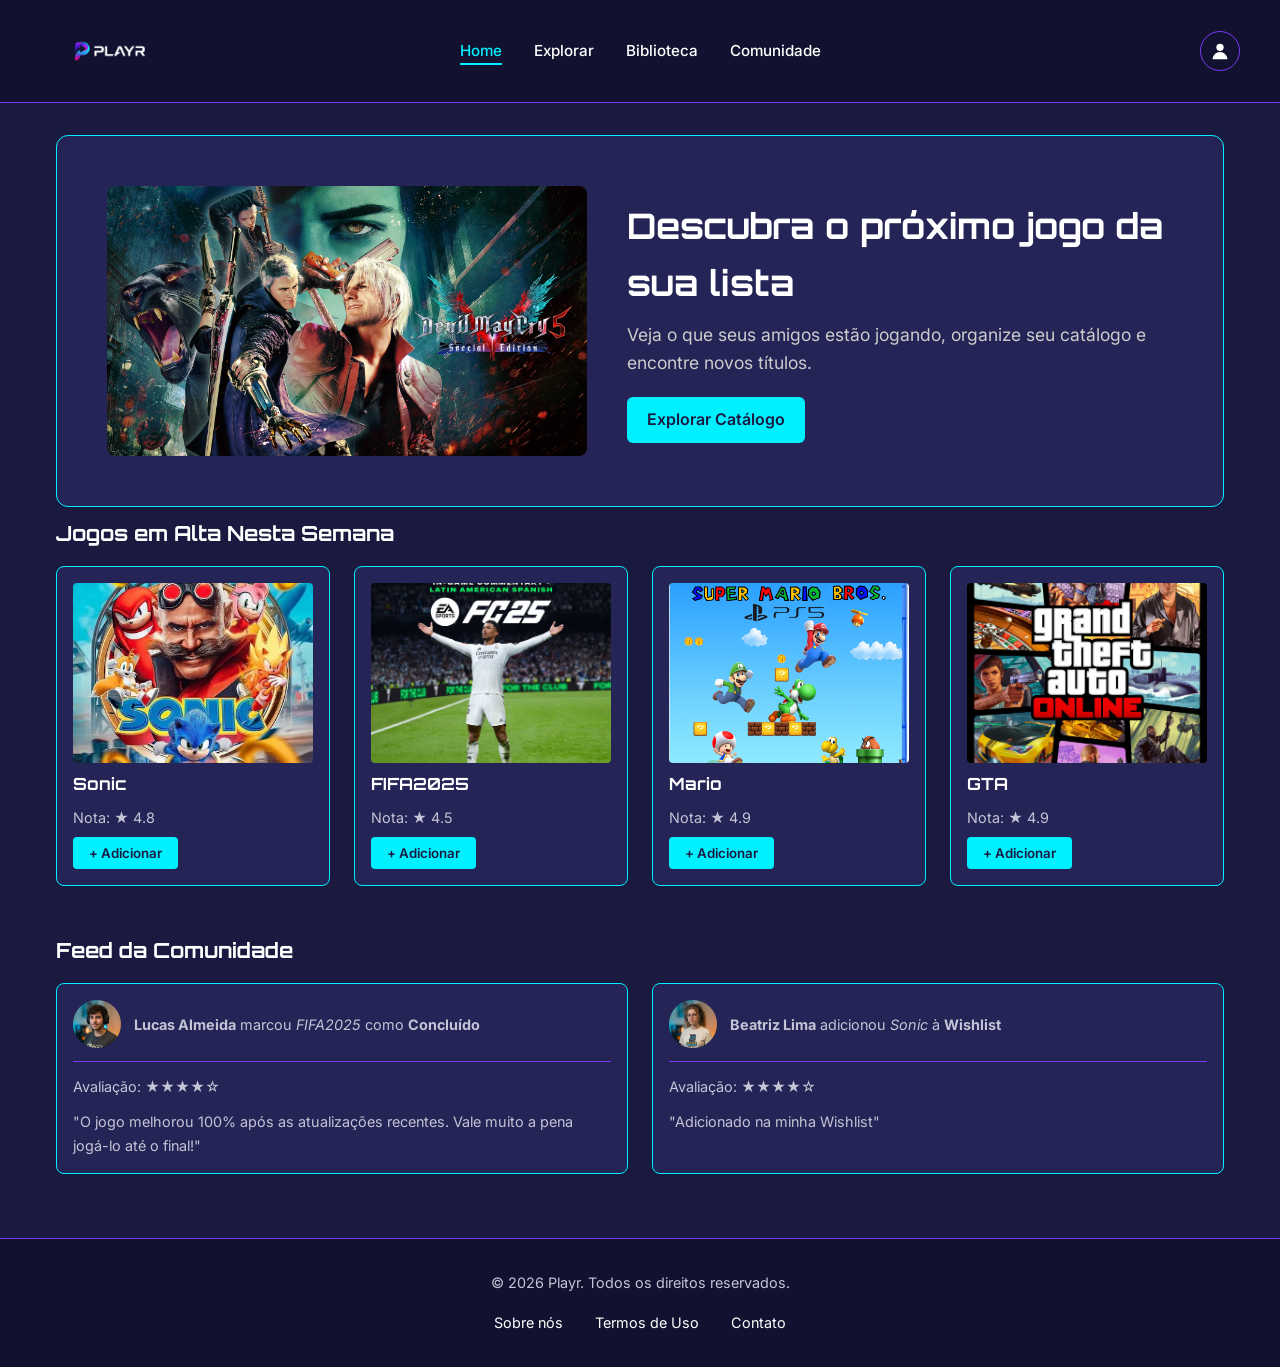
<file: index.html>
<!DOCTYPE html>
<html lang="pt-BR">
<head>
    <meta charset="UTF-8">
    <meta name="viewport" content="width=device-width, initial-scale=1.0">
    <title>Playr - catalogo de jogos</title>
    <link rel="stylesheet" href="css/base.css">
    <link rel="stylesheet" href="css/style.css">
</head>
<body>

    <!-- CABEÇALHO DA PAGINA -->
    <header>
        <nav>
            <a href="index.html">
                <img src="img/logo.png" alt="Playr" class="logo-img">
            </a>

            <ul class="menu">
                <li><a href="index.html" class="ativo">Home</a></li>
                <li><a href="explorar.html">Explorar</a></li>
                <li><a href="biblioteca.html">Biblioteca</a></li>
                <li><a href="comunidade.html">Comunidade</a></li>
            </ul>

            <a href="perfil.html" class="perfil" title="Perfil">
                <svg viewBox="0 0 24 24" fill="currentColor" aria-hidden="true">
                    <circle cx="12" cy="8" r="4"></circle>
                    <path d="M4 21c0-4.4 3.6-8 8-8s8 3.6 8 8z"></path>
                </svg>
            </a>
        </nav>
    </header>
    <!-- CONTEÚDO PRINCIPAL -->
    <main>
        <!-- BANNER DE DESTAQUE (HERO) -->
       <section class="hero-banner">
            <div class="hero-image">
                <img src="img/banner.webp" alt="Ilustração do Banner">
            </div>
            <div class="hero-content">
                <h2>Descubra o próximo jogo da sua lista</h2>
                <p>Veja o que seus amigos estão jogando, organize seu catálogo e encontre novos títulos.</p>
                <a href="explorar.html" class="btn-explorar">Explorar Catálogo</a>
            </div>
        </section>

        <!-- SEÇÃO: JOGOS EM ALTA -->
        <section>
            <h2>Jogos em Alta Nesta Semana</h2>
            <div class="grade-jogos">
                <article>
                    <img src="img/capasonic.jpg" alt="Capa do Jogo Sonic">
                    <h3>Sonic</h3>
                    <p>Nota: ★ 4.8</p>
                    <button type="button">+ Adicionar</button>
                </article>

                <article>
                    <img src="img/FIFA2025.avif" alt="Capa do Jogo Fifa 2025">
                    <h3>FIFA2025</h3>
                    <p>Nota: ★ 4.5</p>
                    <button type="button">+ Adicionar</button>
                </article>

                <article>
                    <img src="img/mario.png" alt="Capa do Jogo mario">
                    <h3>Mario</h3>
                    <p>Nota: ★ 4.9</p>
                    <button type="button">+ Adicionar</button>
                </article>

                <article>
                    <img src="img/gta.webp" alt="Capa do Jogo GTA">
                    <h3>GTA</h3>
                    <p>Nota: ★ 4.9</p>
                    <button type="button">+ Adicionar</button>
                </article>
            </div>
        </section>
        <!-- SEÇÃO: FEED DA COMUNIDADE -->
        <section class="feed-comunidade">
            <h2>Feed da Comunidade</h2>
            <div class="grade-feed">
                <article class="feed-card">
                    <header class="feed-header">
                        <img src="img/menino.jpg" alt="Foto de perfil de Lucas Almeida" class="user-avatar">
                        <p><strong>Lucas Almeida</strong> marcou <em>FIFA2025</em> como <strong>Concluído</strong></p>
                    </header>
                    <p>Avaliação: ★★★★☆</p>
                    <p>"O jogo melhorou 100% após as atualizações recentes. Vale muito a pena jogá-lo até o final!"</p>
                </article>

                <article class="feed-card">
                    <header class="feed-header">
                        <img src="img/menina.jpg" alt="Foto de perfil de Beatriz Lima" class="user-avatar">
                        <p><strong>Beatriz Lima</strong> adicionou <em>Sonic</em> à <strong>Wishlist</strong></p>
                    </header>
                    <p>Avaliação: ★★★★☆</p>
                    <p>"Adicionado na minha Wishlist"</p>
                </article>
            </div>
        </section>
    </main>

    <!-- RODAPÉ DA PAGINA -->
    <footer>
        <p>&copy; 2026 Playr. Todos os direitos reservados.</p>
        <ul>
            <li><a href="sobre.html">Sobre nós</a></li>
            <li><a href="termos.html">Termos de Uso</a></li>
            <li><a href="contato.html">Contato</a></li>
        </ul>
    </footer>
    <script type="module" src="js/home.js"></script>
</body>
</html>
</file>
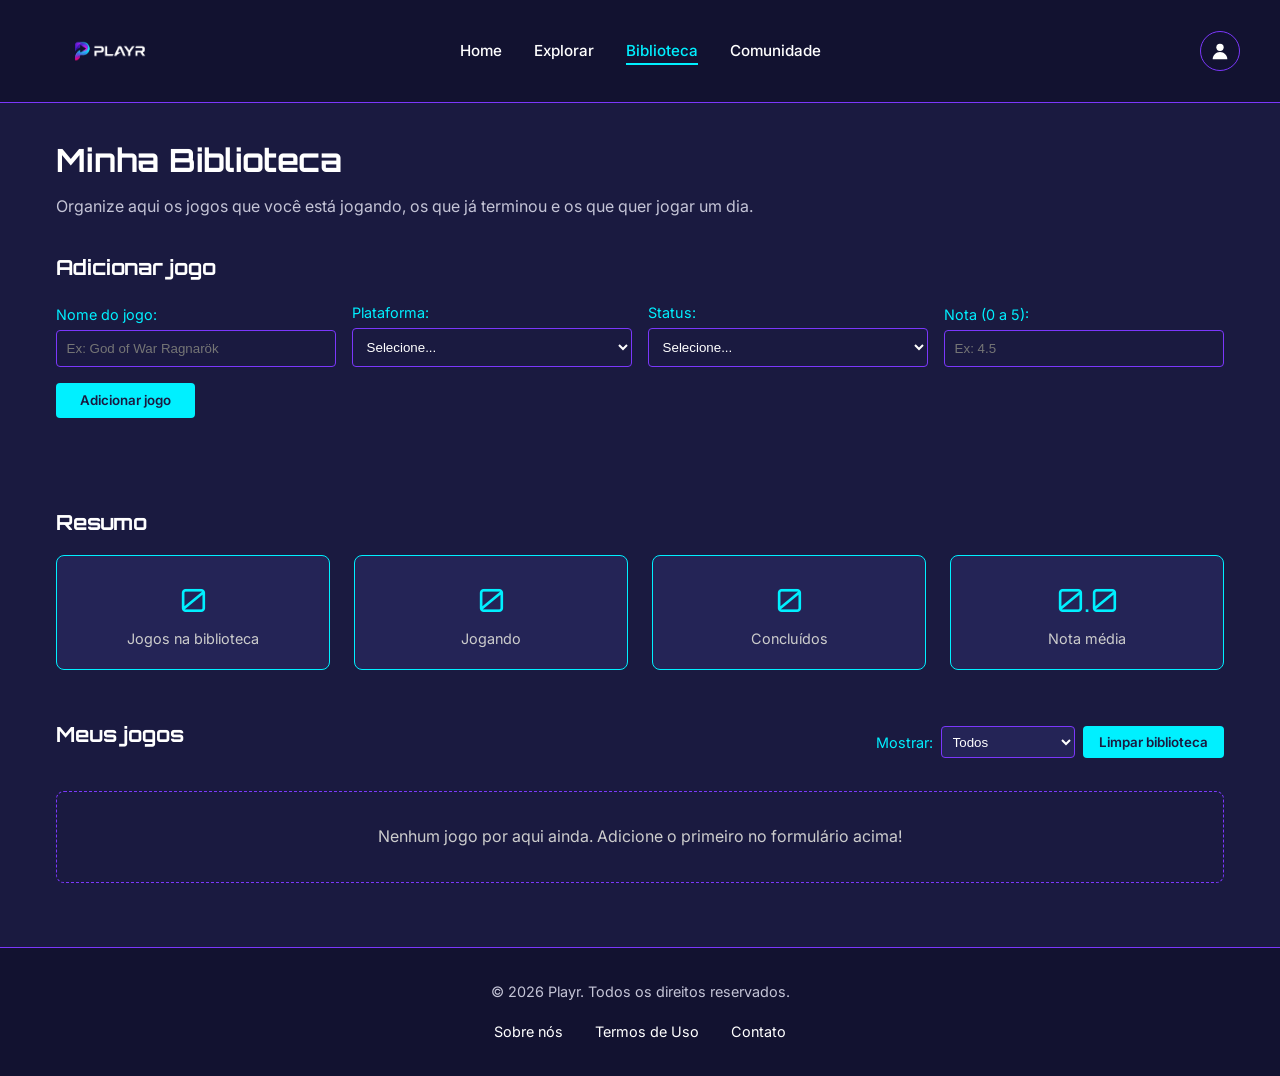
<file: biblioteca.html>
<!DOCTYPE html>
<html lang="pt-BR">
<head>
    <meta charset="UTF-8">
    <meta name="viewport" content="width=device-width, initial-scale=1.0">
    <title>Playr - Minha Biblioteca</title>
    <link rel="stylesheet" href="css/base.css">
    <link rel="stylesheet" href="css/biblioteca.css">
</head>
<body>
    <!-- CABEÇALHO DA PAGINA -->
    <header>
        <nav>
            <a href="index.html">
                <img src="img/logo.png" alt="Playr" class="logo-img">
            </a>

            <ul class="menu">
                <li><a href="index.html">Home</a></li>
                <li><a href="explorar.html">Explorar</a></li>
                <li><a href="biblioteca.html" class="ativo">Biblioteca</a></li>
                <li><a href="comunidade.html">Comunidade</a></li>
            </ul>

            <a href="perfil.html" class="perfil" title="Perfil">
                <svg viewBox="0 0 24 24" fill="currentColor" aria-hidden="true">
                    <circle cx="12" cy="8" r="4"></circle>
                    <path d="M4 21c0-4.4 3.6-8 8-8s8 3.6 8 8z"></path>
                </svg>
            </a>
        </nav>
    </header>

    <!-- CONTEÚDO PRINCIPAL -->
    <main>
        <h1>Minha Biblioteca</h1>
        <p class="texto-explicativo">
            Organize aqui os jogos que você está jogando, os que já terminou e os que quer jogar um dia.
        </p>

        <!-- SEÇÃO 1: FORMULARIO PARA ADICIONAR UM JOGO -->
        <section class="secao-formulário">
            <h2>Adicionar jogo</h2>

            <form id="form-jogo">
                <div class="campo">
                    <label for="nome">Nome do jogo:</label>
                    <input type="text" id="nome" placeholder="Ex: God of War Ragnarök">
                </div>

                <div class="campo">
                    <label for="plataforma">Plataforma:</label>
                    <select id="plataforma">
                        <option value="">Selecione...</option>
                        <option value="PC">PC</option>
                        <option value="PlayStation">PlayStation</option>
                        <option value="Xbox">Xbox</option>
                        <option value="Nintendo">Nintendo</option>
                    </select>
                </div>

                <div class="campo">
                    <label for="status">Status:</label>
                    <select id="status">
                        <option value="">Selecione...</option>
                        <option value="Jogando">Jogando</option>
                        <option value="Concluído">Concluído</option>
                        <option value="Lista de Desejos">Lista de Desejos</option>
                    </select>
                </div>

                <div class="campo">
                    <label for="nota">Nota (0 a 5):</label>
                    <input type="number" id="nota" step="0.1" placeholder="Ex: 4.5">
                </div>

                <button type="submit">Adicionar jogo</button>
            </form>

            <!-- ÁREA DE MENSAGENS DE ERRO E DE SUCESSO -->
            <p id="mensagem"></p>
        </section>

        <!-- SEÇÃO 2: RESUMO DA BIBLIOTECA -->
        <section class="secao-resumo">
            <h2>Resumo</h2>
            <div class="cards-resumo">
                <div class="card-resumo">
                    <span id="total-jogos">0</span>
                    <p>Jogos na biblioteca</p>
                </div>
                <div class="card-resumo">
                    <span id="total-jogando">0</span>
                    <p>Jogando</p>
                </div>
                <div class="card-resumo">
                    <span id="total-concluidos">0</span>
                    <p>Concluídos</p>
                </div>
                <div class="card-resumo">
                    <span id="media-notas">0.0</span>
                    <p>Nota média</p>
                </div>
            </div>
        </section>

        <!-- SEÇÃO 3: LISTA DOS JOGOS -->
        <section class="secao-lista">
            <div class="barra-lista">
                <h2>Meus jogos</h2>

                <div class="acoes-lista">
                    <label for="filtro">Mostrar:</label>
                    <select id="filtro">
                        <option value="Todos">Todos</option>
                        <option value="Jogando">Jogando</option>
                        <option value="Concluído">Concluído</option>
                        <option value="Lista de Desejos">Lista de Desejos</option>
                    </select>

                    <button type="button" id="btn-limpar">Limpar biblioteca</button>
                </div>
            </div>

            <!-- Os cards dos jogos são criados pelo JavaScript aqui dentro -->
            <div id="lista-jogos" class="lista-jogos"></div>
        </section>
    </main>

    <!-- RODAPÉ DA PAGINA -->
    <footer>
        <p>&copy; 2026 Playr. Todos os direitos reservados.</p>
        <ul>
            <li><a href="sobre.html">Sobre nós</a></li>
            <li><a href="termos.html">Termos de Uso</a></li>
            <li><a href="contato.html">Contato</a></li>
        </ul>
    </footer>

    <script type="module" src="js/biblioteca.js"></script>
</body>
</html>
</file>
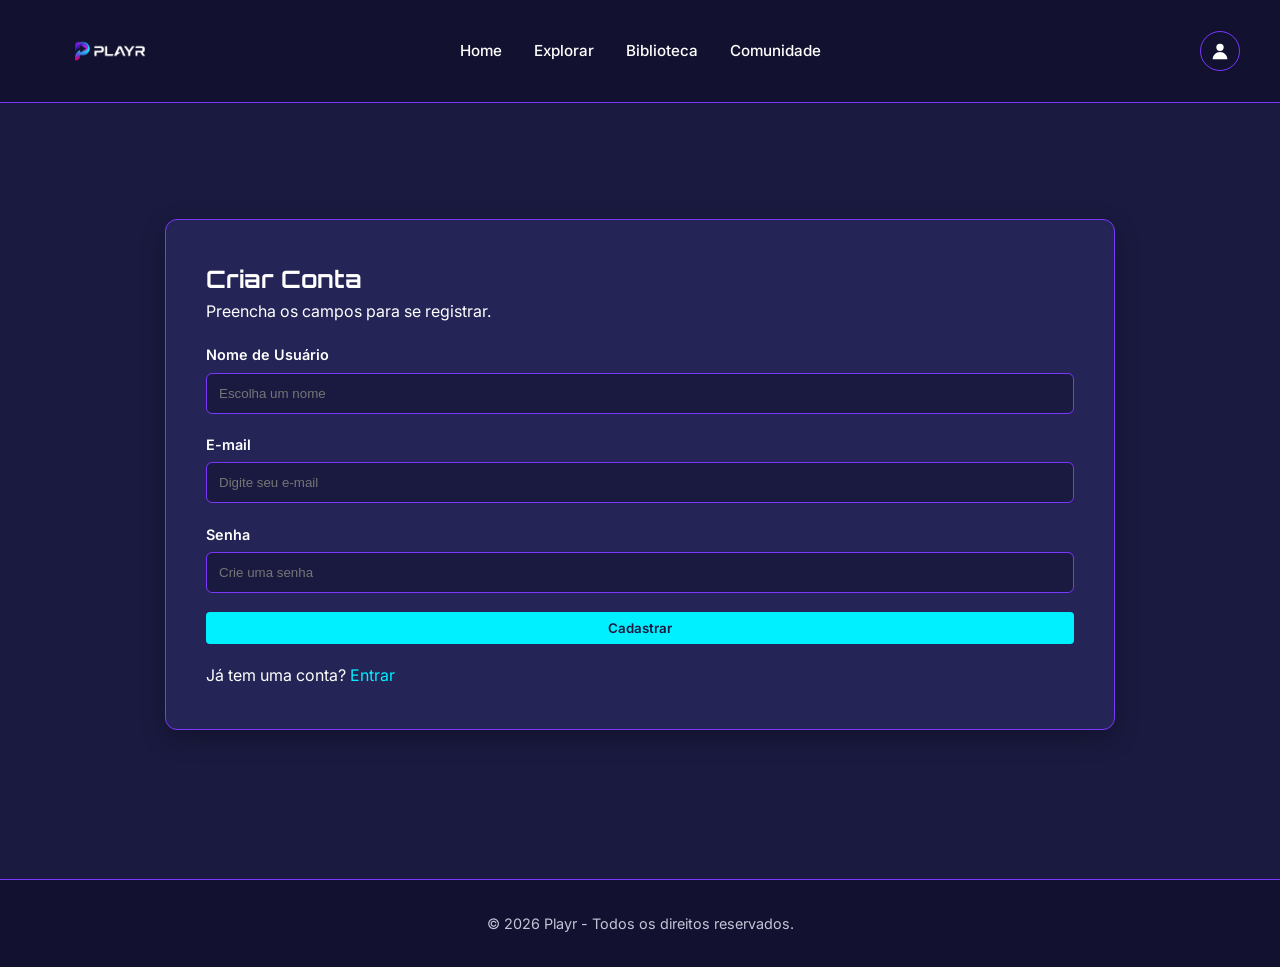
<file: cadastro.html>
<!DOCTYPE html>
<html lang="pt-BR">
<head>
    <meta charset="UTF-8">
    <meta name="viewport" content="width=device-width, initial-scale=1.0">
    <title>cadastro</title>
    <link rel="stylesheet" href="css/base.css">
    <link rel="stylesheet" href="css/cadastro.css">
</head>
<body>
    <header>
        <nav>
            <a href="index.html">
                <img src="img/logo.png" alt="Playr" class="logo-img">
            </a>

            <ul class="menu">
                <li><a href="index.html">Home</a></li>
                <li><a href="explorar.html">Explorar</a></li>
                <li><a href="biblioteca.html">Biblioteca</a></li>
                <li><a href="comunidade.html">Comunidade</a></li>
            </ul>

            <a href="perfil.html" class="perfil" title="Perfil">
                <svg viewBox="0 0 24 24" fill="currentColor" aria-hidden="true">
                    <circle cx="12" cy="8" r="4"></circle>
                    <path d="M4 21c0-4.4 3.6-8 8-8s8 3.6 8 8z"></path>
                </svg>
            </a>
        </nav>
    </header>

    <main class="auth-container">
        <div class="auth-card">
            <form class="auth-left" action="index.html">
                <div>
                    <h2>Criar Conta</h2>
                    <p>Preencha os campos para se registrar.</p>
                </div>
                
                <div class="input-group">
                    <label for="name">Nome de Usuário</label>
                    <input type="text" id="name" placeholder="Escolha um nome" required>
                </div>

                <div class="input-group">
                    <label for="email">E-mail</label>
                    <input type="email" id="email" placeholder="Digite seu e-mail" required>
                </div>

                <div class="input-group">
                    <label for="password">Senha</label>
                    <input type="password" id="password" placeholder="Crie uma senha" required>
                </div>

                <button type="submit">Cadastrar</button>

                <p>
                    Já tem uma conta? <a href="perfil.html" class="auth-link">Entrar</a>
                </p>
            </form>
        </div>
    </main>

    <footer>
        <p>&copy; 2026 Playr - Todos os direitos reservados.</p>
    </footer>
</body>
</html>
</file>
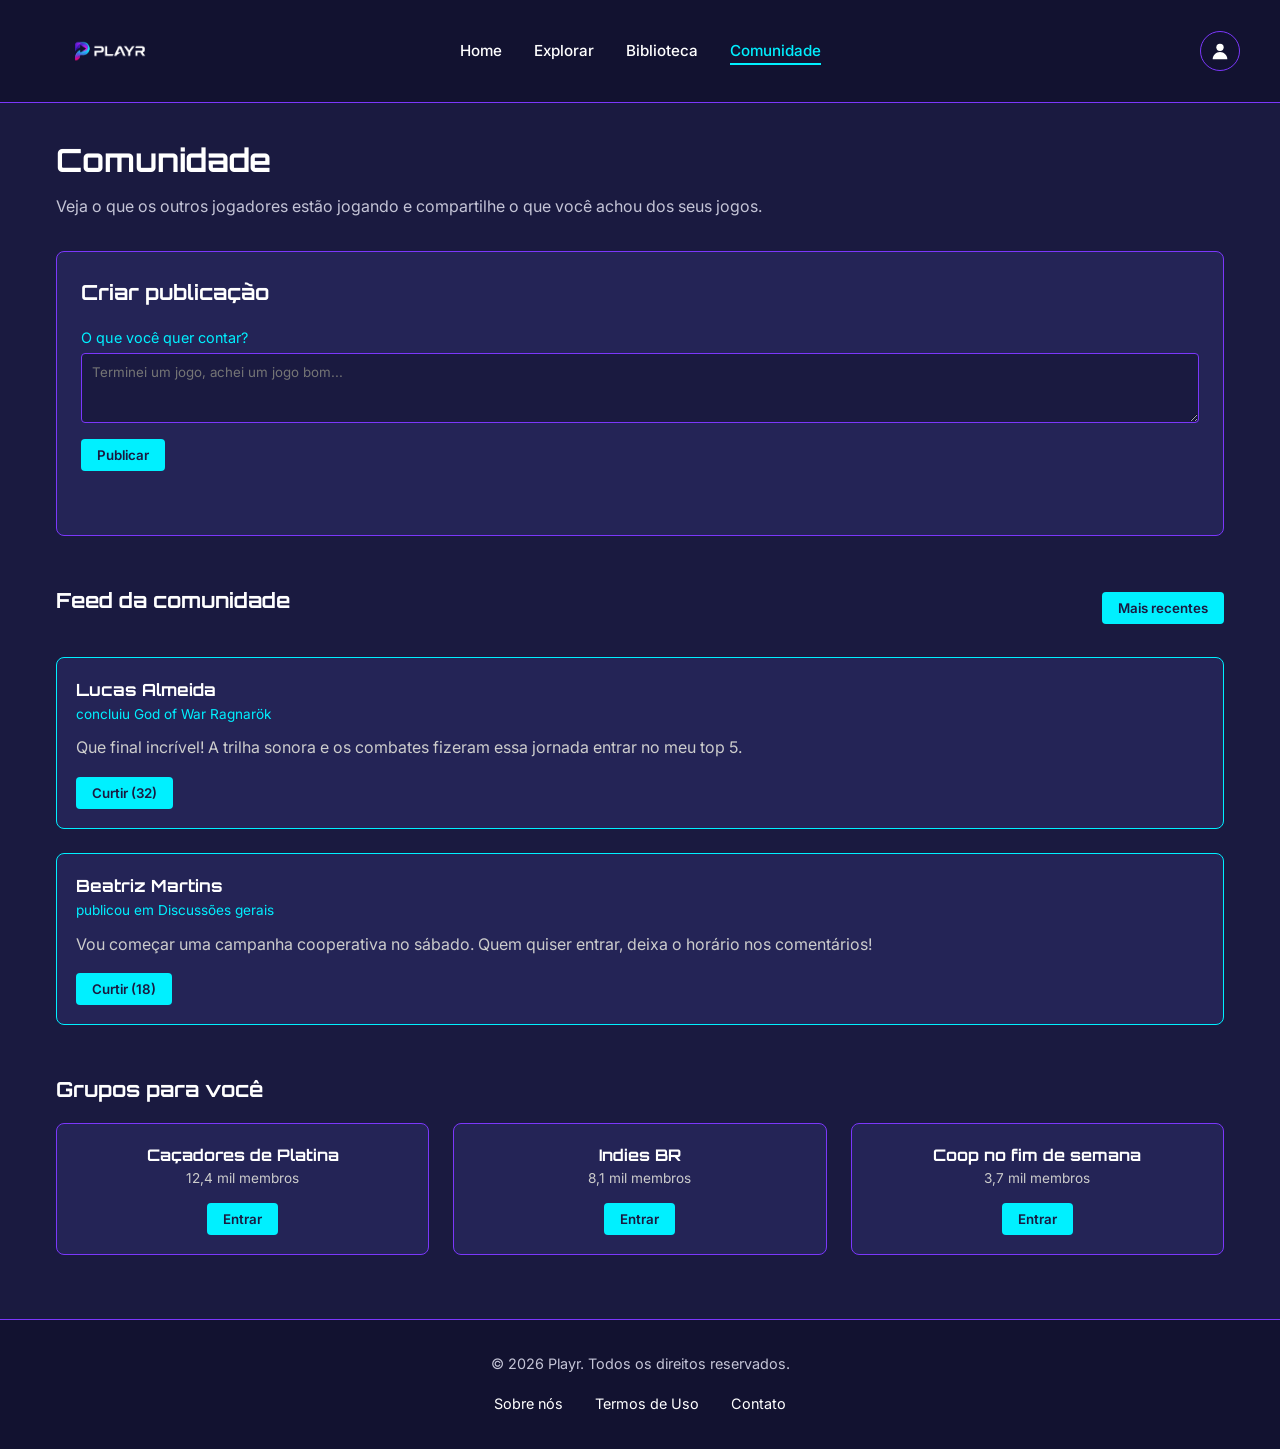
<file: comunidade.html>
<!DOCTYPE html>
<html lang="pt-BR">
<head>
    <meta charset="UTF-8">
    <meta name="viewport" content="width=device-width, initial-scale=1.0">
    <title>Playr - Comunidade</title>
    <link rel="stylesheet" href="css/base.css">
    <link rel="stylesheet" href="css/comunidade.css">
</head>
<body>
    <!-- CABEÇALHO DA PAGINA -->
    <header>
        <nav>
            <a href="index.html">
                <img src="img/logo.png" alt="Playr" class="logo-img">
            </a>

            <ul class="menu">
                <li><a href="index.html">Home</a></li>
                <li><a href="explorar.html">Explorar</a></li>
                <li><a href="biblioteca.html">Biblioteca</a></li>
                <li><a href="comunidade.html" class="ativo">Comunidade</a></li>
            </ul>

            <a href="perfil.html" class="perfil" title="Perfil">
                <svg viewBox="0 0 24 24" fill="currentColor" aria-hidden="true">
                    <circle cx="12" cy="8" r="4"></circle>
                    <path d="M4 21c0-4.4 3.6-8 8-8s8 3.6 8 8z"></path>
                </svg>
            </a>
        </nav>
    </header>

    <!-- CONTEÚDO PRINCIPAL -->
    <main>
        <h1>Comunidade</h1>
        <p class="texto-explicativo">
            Veja o que os outros jogadores estão jogando e compartilhe o que você achou dos seus jogos.
        </p>

        <!-- SEÇÃO 1: CRIAR UMA PUBLICAÇÃO -->
        <section class="secao-publicar">
            <h2>Criar publicação</h2>

            <form id="form-post">
                <div class="campo">
                    <label for="texto">O que você quer contar?</label>
                    <textarea id="texto" rows="3" placeholder="Terminei um jogo, achei um jogo bom..."></textarea>
                </div>

                <button type="submit">Publicar</button>
            </form>

            <!-- ÁREA DE MENSAGENS DE ERRO E DE SUCESSO -->
            <p id="mensagem"></p>
        </section>

        <!-- SEÇÃO 2: FEED COM AS PUBLICACOES -->
        <section class="secao-feed">
            <div class="barra-feed">
                <h2>Feed da comunidade</h2>
                <button type="button" id="btn-ordem">Mais recentes</button>
            </div>

            <div id="feed">
                <article class="post">
                    <h3>Lucas Almeida</h3>
                    <p class="post-info">concluiu God of War Ragnarök</p>
                    <p class="post-texto">
                        Que final incrível! A trilha sonora e os combates fizeram essa jornada entrar no meu top 5.
                    </p>
                    <div class="botões-post">
                        <button type="button" class="btn-curtir">Curtir (32)</button>
                    </div>
                </article>

                <article class="post">
                    <h3>Beatriz Martins</h3>
                    <p class="post-info">publicou em Discussões gerais</p>
                    <p class="post-texto">
                        Vou começar uma campanha cooperativa no sábado. Quem quiser entrar, deixa o horário nos comentários!
                    </p>
                    <div class="botões-post">
                        <button type="button" class="btn-curtir">Curtir (18)</button>
                    </div>
                </article>
            </div>
        </section>

        <!-- SEÇÃO 3: GRUPOS -->
        <section class="secao-grupos">
            <h2>Grupos para você</h2>

            <div class="lista-grupos">
                <div class="grupo">
                    <h3>Caçadores de Platina</h3>
                    <p>12,4 mil membros</p>
                    <button type="button" class="btn-grupo">Entrar</button>
                </div>

                <div class="grupo">
                    <h3>Indies BR</h3>
                    <p>8,1 mil membros</p>
                    <button type="button" class="btn-grupo">Entrar</button>
                </div>

                <div class="grupo">
                    <h3>Coop no fim de semana</h3>
                    <p>3,7 mil membros</p>
                    <button type="button" class="btn-grupo">Entrar</button>
                </div>
            </div>
        </section>
    </main>

    <!-- RODAPÉ DA PAGINA -->
    <footer>
        <p>&copy; 2026 Playr. Todos os direitos reservados.</p>
        <ul>
            <li><a href="sobre.html">Sobre nós</a></li>
            <li><a href="termos.html">Termos de Uso</a></li>
            <li><a href="contato.html">Contato</a></li>
        </ul>
    </footer>

    <script type="module" src="js/comunidade.js"></script>
</body>
</html>
</file>
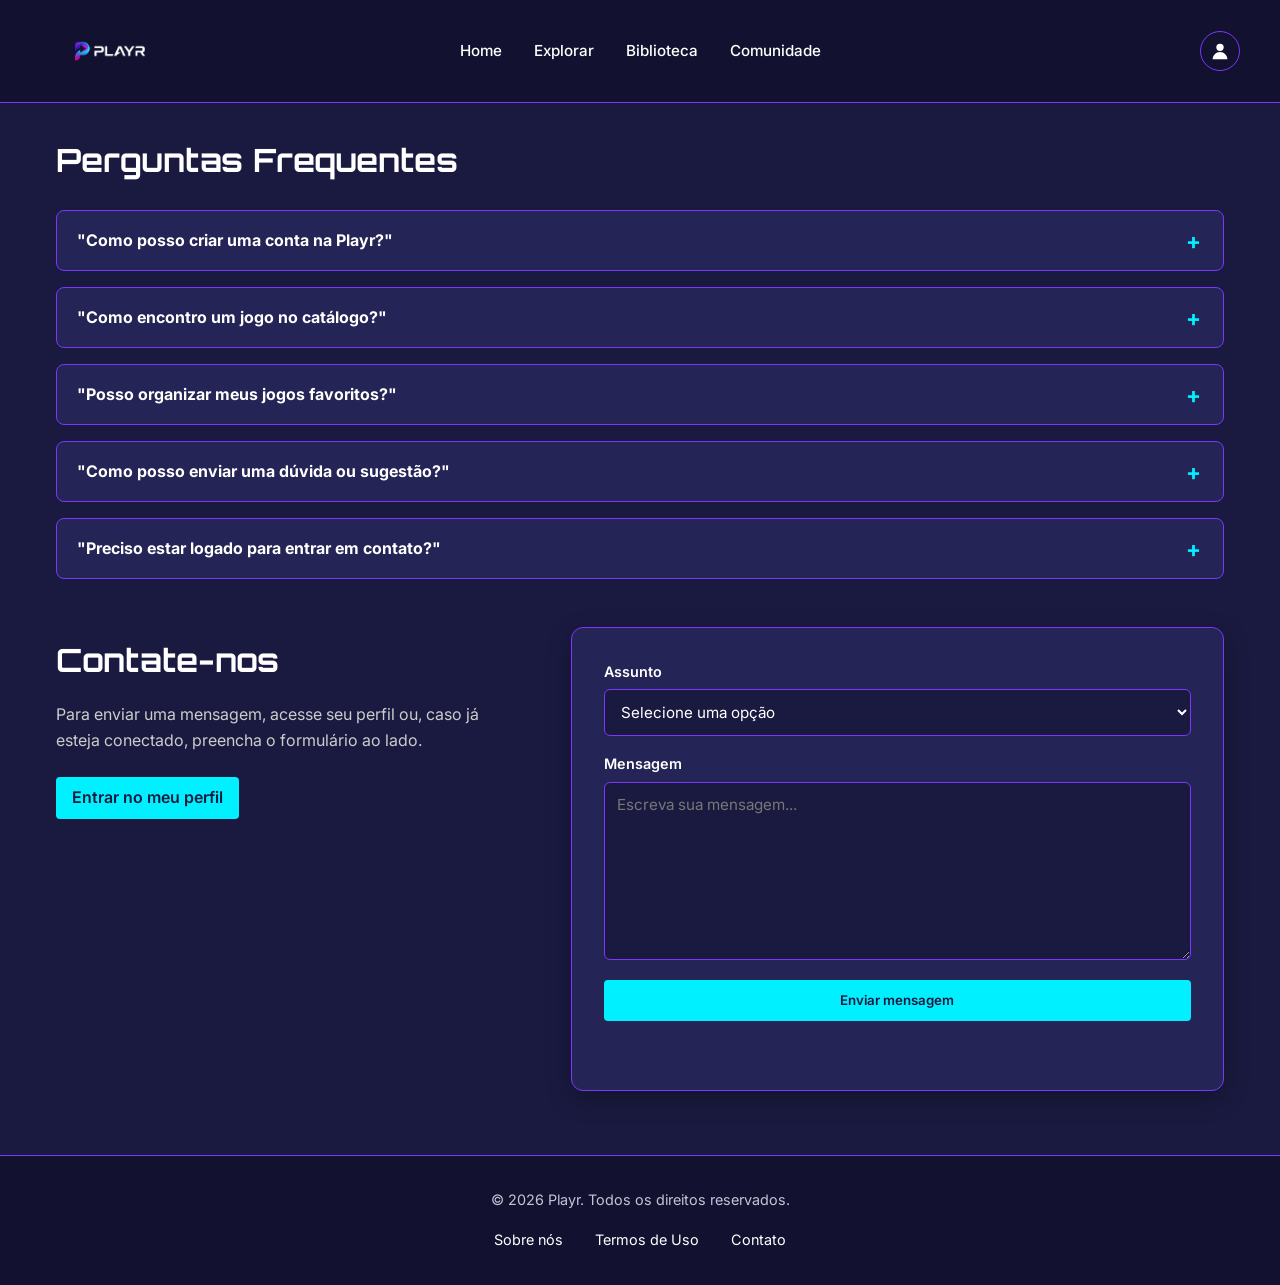
<file: contato.html>
<!DOCTYPE html>
<html lang="pt-BR">
<head>
    <meta charset="UTF-8">
    <meta name="viewport" content="width=device-width, initial-scale=1.0">
    <title>Playr - Contato</title>
    <link rel="stylesheet" href="css/base.css">
    <link rel="stylesheet" href="css/contato.css">
</head>
<body>

    <!-- CABEÇALHO DA PÁGINA -->
    <header>
        <nav>
            <a href="index.html">
                <img src="img/logo.png" alt="Playr" class="logo-img">
            </a>

            <ul class="menu">
                <li><a href="index.html">Home</a></li>
                <li><a href="explorar.html">Explorar</a></li>
                <li><a href="biblioteca.html">Biblioteca</a></li>
                <li><a href="comunidade.html">Comunidade</a></li>
            </ul>

            <a href="perfil.html" class="perfil" title="Perfil">
                <svg viewBox="0 0 24 24" fill="currentColor" aria-hidden="true">
                    <circle cx="12" cy="8" r="4"></circle>
                    <path d="M4 21c0-4.4 3.6-8 8-8s8 3.6 8 8z"></path>
                </svg>
            </a>
        </nav>
    </header>
    
    <main>

        <!-- PERGUNTAS FREQUENTES -->
        <section class="faq-section">
            <h1>Perguntas Frequentes</h1>

            <div class="faq-list">

                <article class="faq-item">
                    <button class="faq-question" type="button">
                        <strong>"Como posso criar uma conta na Playr?"</strong>
                        <span class="faq-icon">+</span>
                    </button>

                    <div class="faq-answer">
                        <p>
                            Você pode criar sua conta acessando a página de
                            <a href="cadastro.html">cadastro</a> e preenchendo
                            seus dados. Depois disso, poderá acessar seu perfil
                            e utilizar os recursos disponíveis na plataforma.
                        </p>
                    </div>
                </article>


                <article class="faq-item">
                    <button class="faq-question" type="button">
                        <strong>"Como encontro um jogo no catálogo?"</strong>
                        <span class="faq-icon">+</span>
                    </button>

                    <div class="faq-answer">
                        <p>
                            Acesse a página
                            <a href="explorar.html">Explorar</a> para pesquisar
                            e encontrar jogos no catálogo.
                        </p>
                    </div>
                </article>


                <article class="faq-item">
                    <button class="faq-question" type="button">
                        <strong>"Posso organizar meus jogos favoritos?"</strong>
                        <span class="faq-icon">+</span>
                    </button>

                    <div class="faq-answer">
                        <p>
                            Sim. Depois de acessar seu perfil, você poderá
                            utilizar os recursos relacionados à sua biblioteca
                            e aos seus jogos.
                        </p>
                    </div>
                </article>


                <article class="faq-item">
                    <button class="faq-question" type="button">
                        <strong>"Como posso enviar uma dúvida ou sugestão?"</strong>
                        <span class="faq-icon">+</span>
                    </button>

                    <div class="faq-answer">
                        <p>
                            Utilize a área de contato abaixo. Escolha o assunto
                            da mensagem e escreva sua dúvida, sugestão ou outro
                            comentário para a equipe Playr.
                        </p>
                    </div>
                </article>


                <article class="faq-item">
                    <button class="faq-question" type="button">
                        <strong>"Preciso estar logado para entrar em contato?"</strong>
                        <span class="faq-icon">+</span>
                    </button>

                    <div class="faq-answer">
                        <p>
                            Para acessar seu perfil, clique em
                            <a href="perfil.html">Perfil</a>. A página de contato
                            também apresenta o formulário para você enviar sua
                            mensagem.
                        </p>
                    </div>
                </article>

            </div>
        </section>


        <!-- CONTATO -->
        <section class="contact-section">

            <div class="contact-heading">

                <h2>Contate-nos</h2>

                <p>
                    Para enviar uma mensagem, acesse seu perfil ou, caso já
                    esteja conectado, preencha o formulário ao lado.
                </p>

                <a href="perfil.html" class="profile-link">
                    Entrar no meu perfil
                </a>

            </div>


            <div class="contact-card">

                <form id="contact-form">

                    <div class="input-group">

                        <label for="subject">
                            Assunto
                        </label>

                        <select
                            id="subject"
                            name="subject"
                            required
                        >

                            <option value="" disabled selected>
                                Selecione uma opção
                            </option>

                            <option value="assunto">
                                Assunto
                            </option>

                            <option value="duvida">
                                Dúvida
                            </option>

                            <option value="sugestao">
                                Sugestão
                            </option>

                        </select>

                    </div>


                    <div class="input-group">

                        <label for="message">
                            Mensagem
                        </label>

                        <textarea
                            id="message"
                            name="message"
                            rows="8"
                            placeholder="Escreva sua mensagem..."
                            required
                        ></textarea>

                    </div>


                    <button
                        type="submit"
                        class="btn-send"
                    >
                        Enviar mensagem
                    </button>


                    <p
                        id="form-status"
                        class="form-status"
                        role="status"
                    ></p>

                </form>

            </div>

        </section>

    </main>


    <!-- RODAPÉ DA PÁGINA -->
    <footer>

        <p>
            &copy; 2026 Playr. Todos os direitos reservados.
        </p>

        <ul>

            <li>
                <a href="sobre.html">
                    Sobre nós
                </a>
            </li>

            <li>
                <a href="termos.html">
                    Termos de Uso
                </a>
            </li>

            <li>
                <a href="contato.html">
                    Contato
                </a>
            </li>

        </ul>

    </footer>


    <script src="js/contato.js"></script>

</body>
</html>
</file>
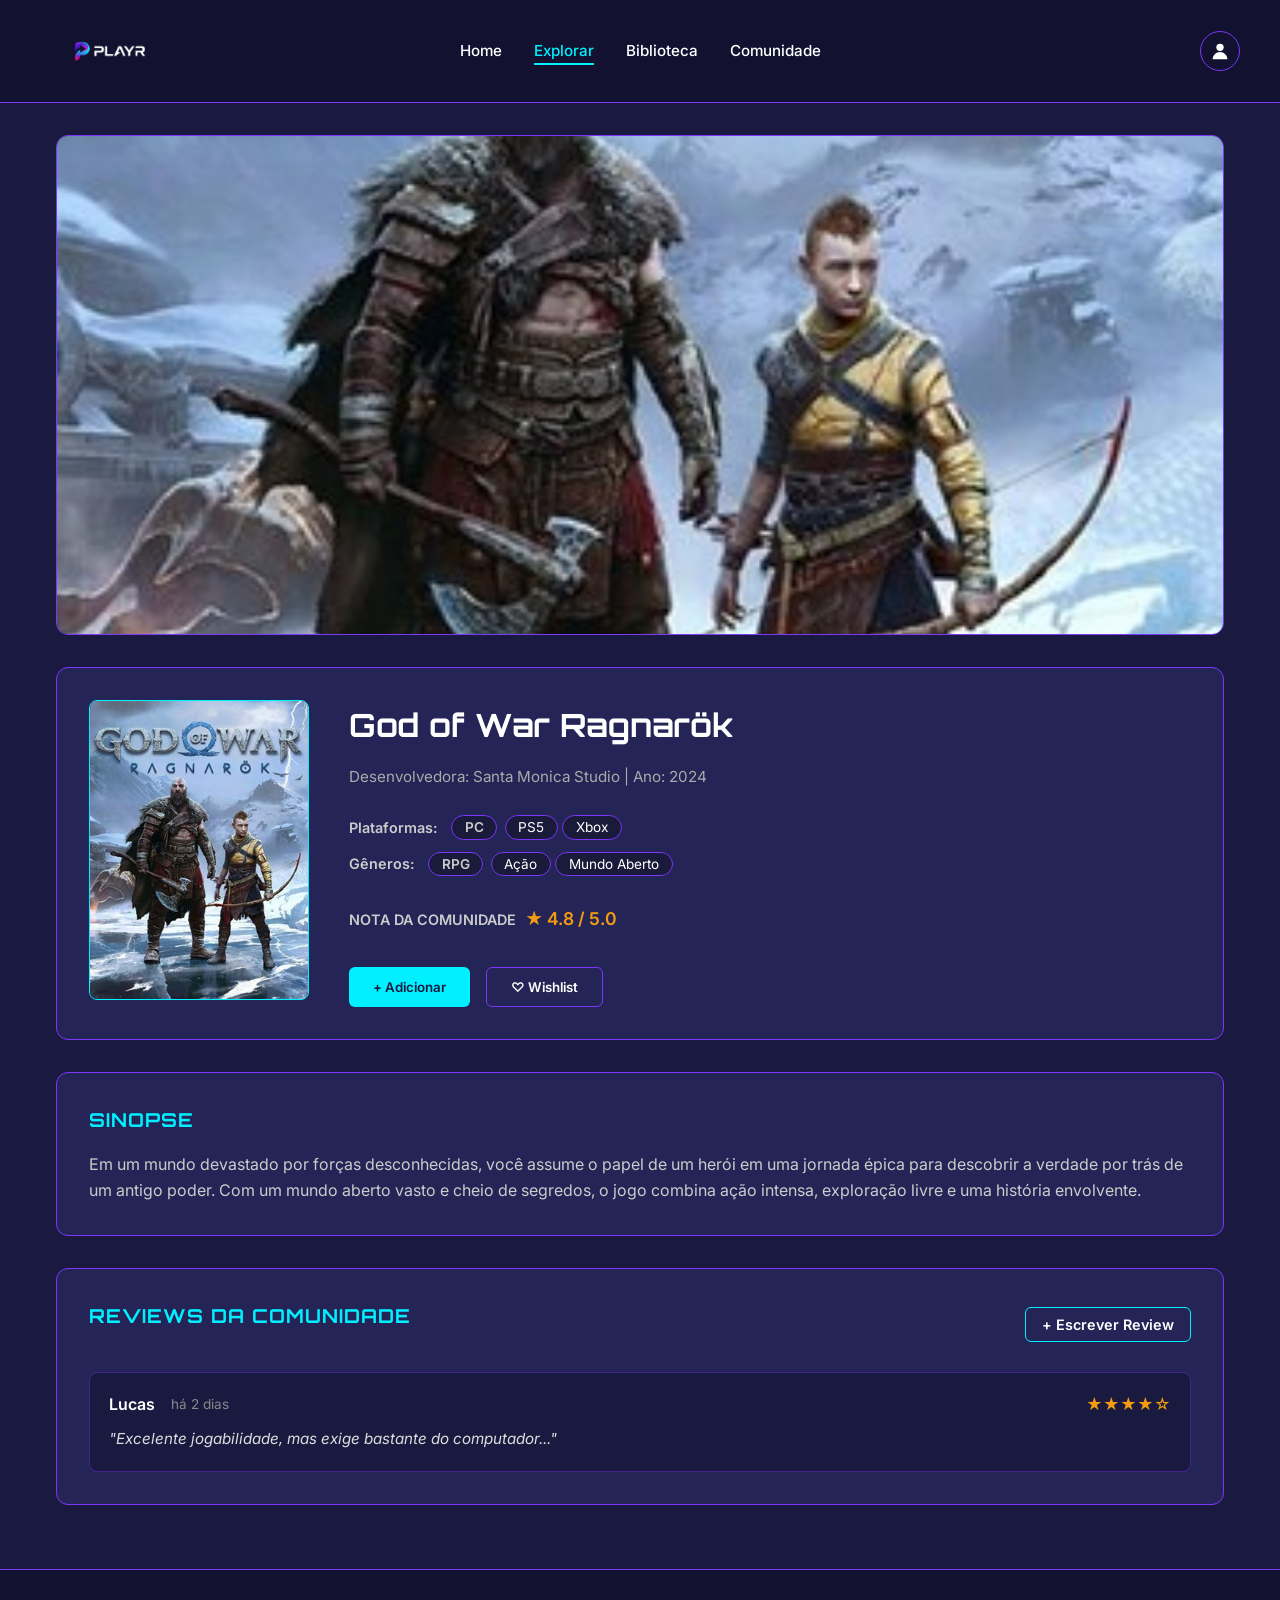
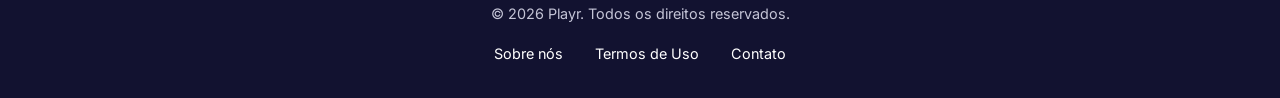
<file: detalhes.html>
<!DOCTYPE html>
<html lang="pt-BR">
<head>
    <meta charset="UTF-8">
    <meta name="viewport" content="width=device-width, initial-scale=1.0">
    <title>Playr - Detalhes do Jogo</title>
    <link rel="stylesheet" href="css/base.css">
    <link rel="stylesheet" href="css/explorar.css">
    <link rel="stylesheet" href="css/detalhes.css">
</head>
<body>
    <!-- CABEÇALHO -->
    <header>
        <nav>
            <a href="index.html">
                <img src="img/logo.png" alt="Playr" class="logo-img">
            </a>

            <ul class="menu">
                <li><a href="index.html">Home</a></li>
                <li><a href="explorar.html" class="ativo">Explorar</a></li>
                <li><a href="biblioteca.html">Biblioteca</a></li>
                <li><a href="comunidade.html">Comunidade</a></li>
            </ul>

            <a href="perfil.html" class="perfil" title="Perfil">
                <svg viewBox="0 0 24 24" fill="currentColor" aria-hidden="true">
                    <circle cx="12" cy="8" r="4"></circle>
                    <path d="M4 21c0-4.4 3.6-8 8-8s8 3.6 8 8z"></path>
                </svg>
            </a>
        </nav>
    </header>

    <!-- CONTEÚDO PRINCIPAL -->
    <main class="details-main">
        <!-- Banner Superior com a Capa do Jogo -->
        <div class="game-banner">
            <img id="game-banner-img" src="" alt="">
        </div>

        <!-- Seção Principal de Informações -->
        <div class="game-main-info">
            <div class="game-cover">
                <img id="game-cover-img" src="" alt="Capa do Jogo">
            </div>

            <div class="game-details-text">
                <h1 id="game-title">Carregando...</h1>
                <p id="game-studio-year" class="studio-year"></p>

                <div class="info-badges">
                    <div class="badge-row">
                        <span>Plataformas:</span>
                        <span id="platforms-list"></span>
                    </div>
                    <div class="badge-row">
                        <span>Gêneros:</span>
                        <span id="genres-list"></span>
                    </div>
                </div>

                <p class="community-rating">NOTA DA COMUNIDADE <span id="game-rating"></span></p>

                <div class="action-buttons">
                    <button type="button" id="btn-add-library" class="btn-primary">+ Adicionar</button>
                    <button type="button" id="btn-wishlist" class="btn-secondary">♡ Wishlist</button>
                </div>
            </div>
        </div>

        <!-- Sinopse -->
        <section class="game-synopsis">
            <h2>SINOPSE</h2>
            <p id="game-synopsis-text"></p>
        </section>

        <!-- Reviews da Comunidade -->
        <section class="game-reviews">
            <div class="reviews-title-bar">
                <h2>REVIEWS DA COMUNIDADE</h2>
                <button type="button" class="btn-review">+ Escrever Review</button>
            </div>

            <div class="review-card-item">
                <div class="review-header">
                    <span class="user-name">Lucas</span>
                    <span class="review-time">há 2 dias</span>
                    <div class="review-stars">★★★★☆</div>
                </div>
                <p class="review-text">"Excelente jogabilidade, mas exige bastante do computador..."</p>
            </div>
        </section>
    </main>

    <!-- RODAPÉ -->
    <footer>
        <p>&copy; 2026 Playr. Todos os direitos reservados.</p>
        <ul>
            <li><a href="sobre.html">Sobre nós</a></li>
            <li><a href="termos.html">Termos de Uso</a></li>
            <li><a href="contato.html">Contato</a></li>
        </ul>
    </footer>
    <script type="module" src="js/detalhes.js"></script>
</body>
</html>
</file>
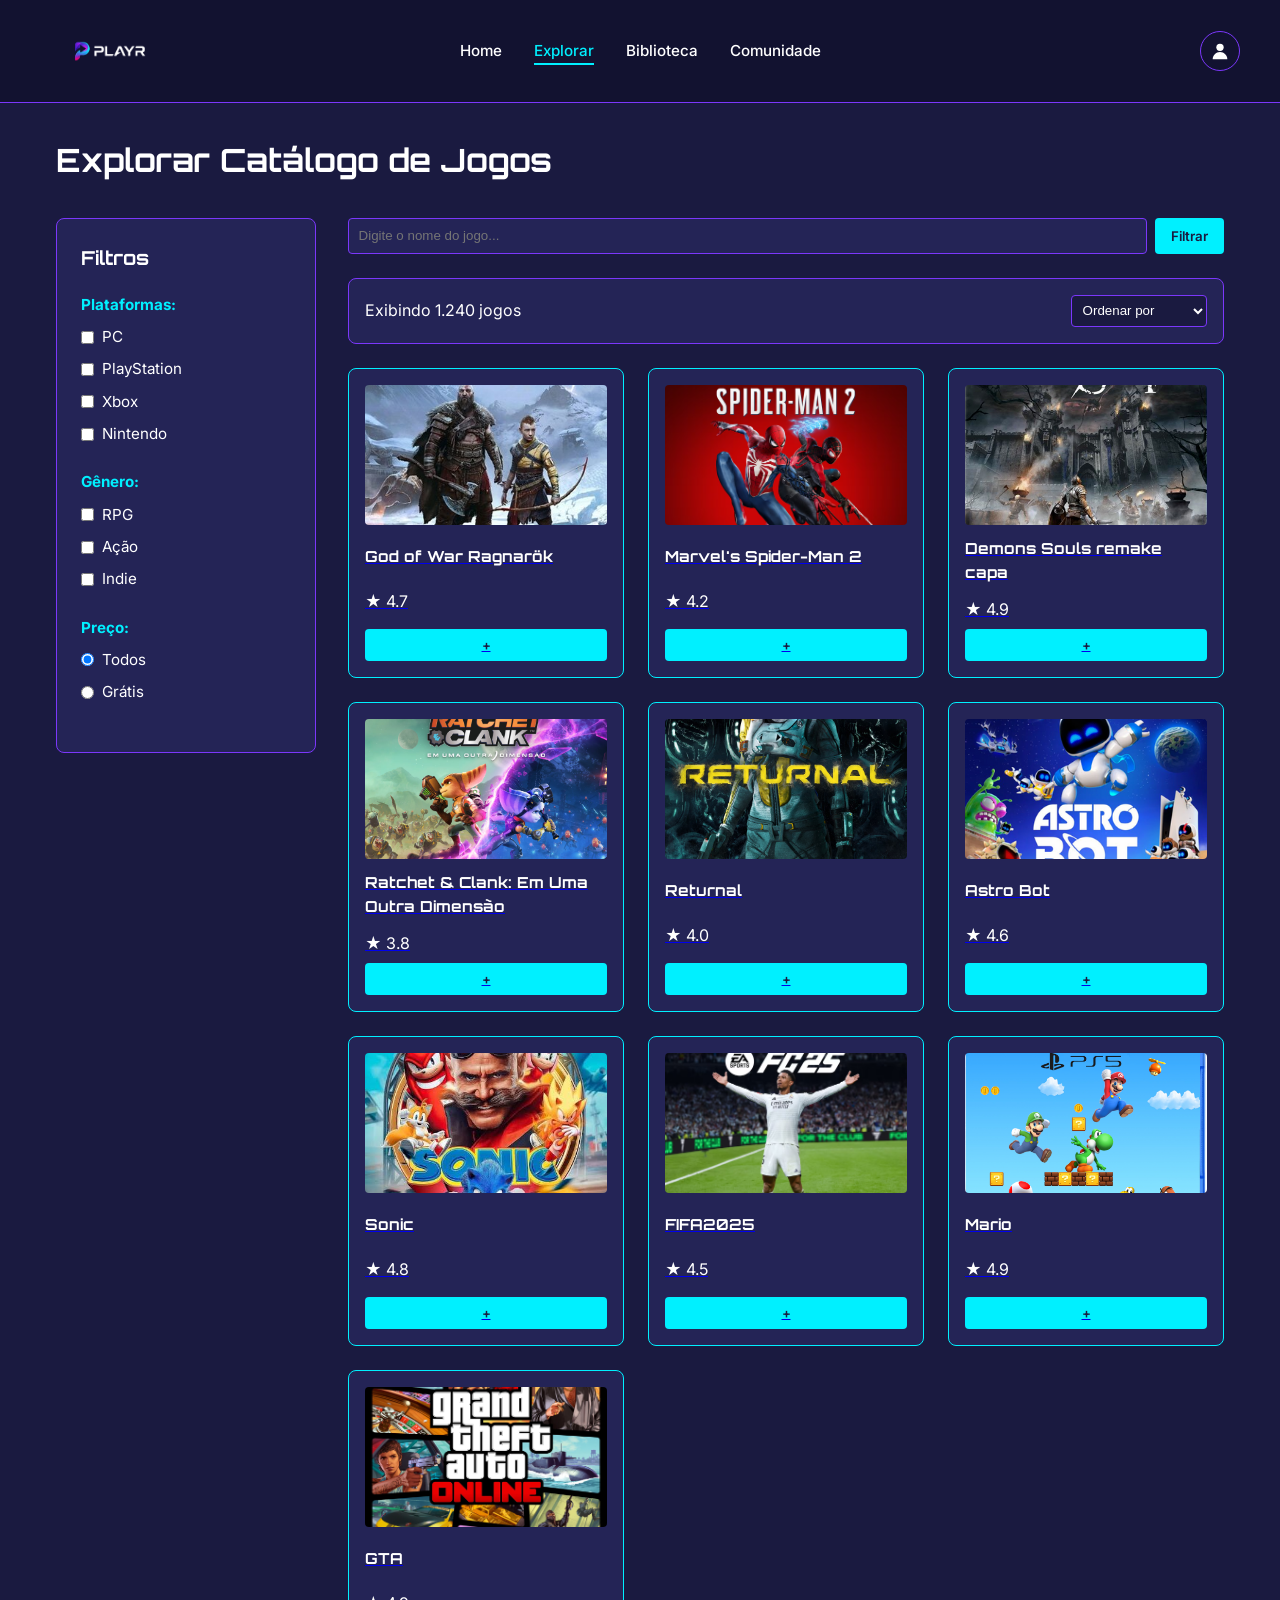
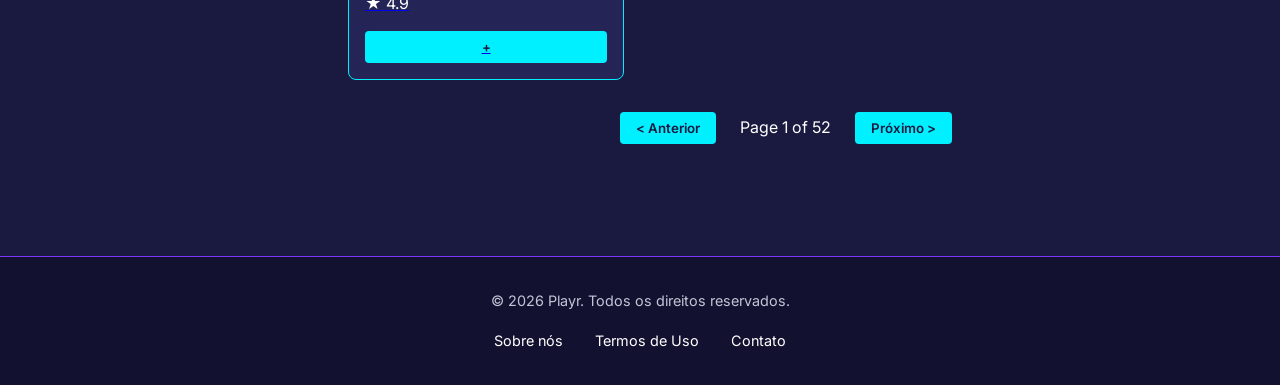
<file: explorar.html>
<!DOCTYPE html>
<html lang="pt-BR">
<head>
    <meta charset="UTF-8">
    <meta name="viewport" content="width=device-width, initial-scale=1.0">
    <title>Playr - Explorar Catálogo</title>
    <link rel="stylesheet" href="css/base.css">
    <link rel="stylesheet" href="css/explorar.css">
</head>
<body>
    <!-- CABEÇALHO DA PÁGINA -->
    <header>
        <nav>
            <a href="index.html">
                <img src="img/logo.png" alt="Playr" class="logo-img">
            </a>

            <ul class="menu">
                <li><a href="index.html">Home</a></li>
                <li><a href="explorar.html" class="ativo">Explorar</a></li>
                <li><a href="biblioteca.html">Biblioteca</a></li>
                <li><a href="comunidade.html">Comunidade</a></li>
            </ul>

            <a href="perfil.html" class="perfil" title="Perfil">
                <svg viewBox="0 0 24 24" fill="currentColor" aria-hidden="true">
                    <circle cx="12" cy="8" r="4"></circle>
                    <path d="M4 21c0-4.4 3.6-8 8-8s8 3.6 8 8z"></path>
                </svg>
            </a>
        </nav>
    </header>

    <!-- CONTEÚDO PRINCIPAL -->
    <main class="explore-main">
        <h1>Explorar Catálogo de Jogos</h1>

        <div class="catalog-container">
            <!-- COLUNA DE FILTROS -->
            <aside class="filters-sidebar">
                <h3>Filtros</h3>
                
                <div class="filter-group">
                    <h4>Plataformas:</h4>
                    <label><input type="checkbox"> PC</label>
                    <label><input type="checkbox"> PlayStation</label>
                    <label><input type="checkbox"> Xbox</label>
                    <label><input type="checkbox"> Nintendo</label>
                </div>

                <div class="filter-group">
                    <h4>Gênero:</h4>
                    <label><input type="checkbox"> RPG</label>
                    <label><input type="checkbox"> Ação</label>
                    <label><input type="checkbox"> Indie</label>
                </div>

                <div class="filter-group">
                    <h4>Preço:</h4>
                    <label><input type="radio" name="preco" checked> Todos</label>
                    <label><input type="radio" name="preco"> Grátis</label>
                </div>
            </aside>

            <!-- CONTEÚDO DO CATÁLOGO -->
            <section class="catalog-grid-section">
                <!-- BARRA DE BUSCA ALINHADA AO LADO DOS FILTROS -->
                <div class="search-filter-bar">
                    <input type="text" placeholder="Digite o nome do jogo...">
                    <button type="button">Filtrar</button>
                </div>

                <div class="catalog-header-info">
                    <span>Exibindo 1.240 jogos</span>
                    <select>
                        <option>Ordenar por</option>
                        <option>Mais populares</option>
                        <option>Melhor avaliados</option>
                    </select>
                </div>

                <div class="games-grid">
                    <!-- Jogo A (God of War) -->
                    <a href="detalhes.html?jogo=god-of-war" class="card-link">
                        <article>
                            <img src="img/God_of_War_Ragnarok_capa.jpg" alt="God of War Ragnarök">
                            <h3>God of War Ragnarök</h3>
                            <p>★ 4.7</p>
                            <button type="button">+</button>
                        </article>
                    </a>

                    <!-- Jogo B (Spider-Man 2 aponta para a nova página spiderman.html) -->
                    <a href="detalhes.html?jogo=spiderman" class="card-link">
                        <article>
                            <img src="img/marvel.avif" alt="Capa Jogo B">
                            <h3>Marvel's Spider-Man 2</h3>
                            <p>★ 4.2</p>
                            <button type="button">+</button>
                        </article>
                    </a>

                    <!-- Jogo C -->
                    <a href="detalhes.html?jogo=demons-souls" class="card-link">
                        <article>
                            <img src="img/Demons_Souls_remake_capa.png" alt="Capa Jogo C">
                            <h3>Demons Souls remake capa</h3>
                            <p>★ 4.9</p>
                            <button type="button">+</button>
                        </article>
                    </a>

                    <!-- Jogo D -->
                    <a href="detalhes.html?jogo=ratchet" class="card-link">
                        <article>
                            <img src="img/rat.avif" alt="Capa Jogo D">
                            <h3>Ratchet & Clank: Em Uma Outra Dimensão</h3>
                            <p>★ 3.8</p>
                            <button type="button">+</button>
                        </article>
                    </a>

                    <!-- Jogo E -->
                    <a href="detalhes.html?jogo=returnal" class="card-link">
                        <article>
                            <img src="img/returnal.avif" alt="Capa Jogo E">
                            <h3>Returnal</h3>
                            <p>★ 4.0</p>
                            <button type="button">+</button>
                        </article>
                    </a>

                    <!-- Jogo F -->
                    <a href="detalhes.html?jogo=astro-bot" class="card-link">
                        <article>
                            <img src="img/Astro_Bot_capa.png" alt="Capa Jogo F">
                            <h3>Astro Bot</h3>
                            <p>★ 4.6</p>
                            <button type="button">+</button>
                        </article>
                    </a>

                    <!-- Jogos que também aparecem na Home -->
                    <a href="detalhes.html?jogo=sonic" class="card-link">
                        <article>
                            <img src="img/capasonic.jpg" alt="Capa do Jogo Sonic">
                            <h3>Sonic</h3>
                            <p>★ 4.8</p>
                            <button type="button">+</button>
                        </article>
                    </a>

                    <a href="detalhes.html?jogo=fifa2025" class="card-link">
                        <article>
                            <img src="img/FIFA2025.avif" alt="Capa do Jogo FIFA2025">
                            <h3>FIFA2025</h3>
                            <p>★ 4.5</p>
                            <button type="button">+</button>
                        </article>
                    </a>

                    <a href="detalhes.html?jogo=mario" class="card-link">
                        <article>
                            <img src="img/mario.png" alt="Capa do Jogo Mario">
                            <h3>Mario</h3>
                            <p>★ 4.9</p>
                            <button type="button">+</button>
                        </article>
                    </a>

                    <a href="detalhes.html?jogo=gta" class="card-link">
                        <article>
                            <img src="img/gta.webp" alt="Capa do Jogo GTA">
                            <h3>GTA</h3>
                            <p>★ 4.9</p>
                            <button type="button">+</button>
                        </article>
                    </a>
                </div>
                
                <!-- PAGINAÇÃO -->
                <div class="pagination">
                    <button type="button">&lt; Anterior</button>
                    <span>Page 1 of 52</span>
                    <button type="button">Próximo &gt;</button>
                </div>
            </section>
        </div>
    </main>

    <!-- RODAPÉ DA PÁGINA -->
    <footer>
        <p>&copy; 2026 Playr. Todos os direitos reservados.</p>
        <ul>
            <li><a href="sobre.html">Sobre nós</a></li>
            <li><a href="termos.html">Termos de Uso</a></li>
            <li><a href="contato.html">Contato</a></li>
        </ul>
    </footer>
    <script type="module" src="js/explorar.js"></script>
</body>
</html>
</file>
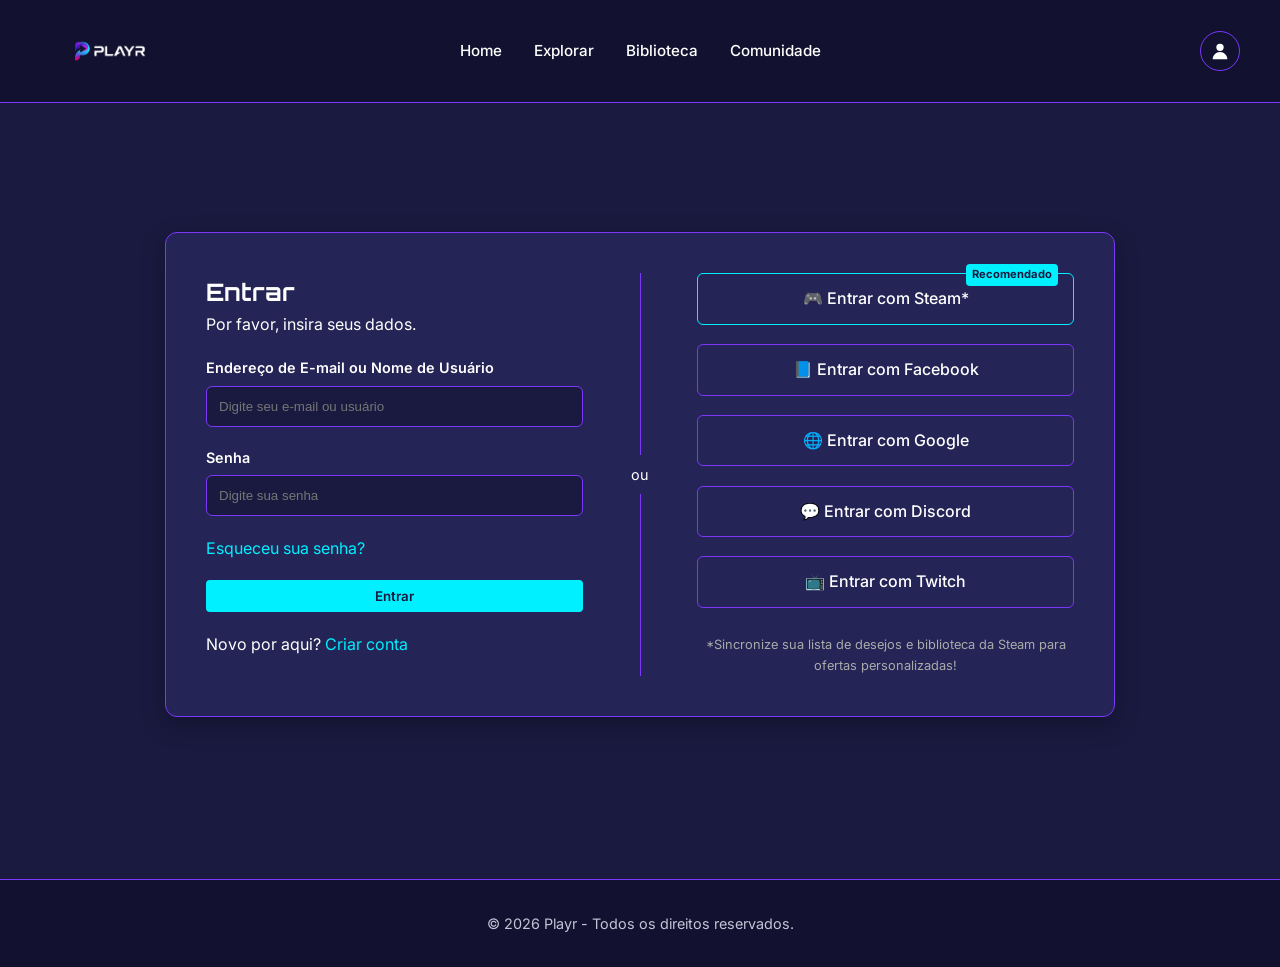
<file: perfil.html>
<!DOCTYPE html>
<html lang="pt-BR">
<head>
    <meta charset="UTF-8">
    <meta name="viewport" content="width=device-width, initial-scale=1.0">
    <title>Playr - Entrar</title>
    <link rel="stylesheet" href="css/base.css">
    <link rel="stylesheet" href="css/perfil.css">
</head>
<body>

    <header>
        <nav>
            <a href="index.html">
                <img src="img/logo.png" alt="Playr" class="logo-img">
            </a>

            <ul class="menu">
                <li><a href="index.html">Home</a></li>
                <li><a href="explorar.html">Explorar</a></li>
                <li><a href="biblioteca.html">Biblioteca</a></li>
                <li><a href="comunidade.html">Comunidade</a></li>
            </ul>

            <a href="perfil.html" class="perfil" title="Perfil">
                <svg viewBox="0 0 24 24" fill="currentColor" aria-hidden="true">
                    <circle cx="12" cy="8" r="4"></circle>
                    <path d="M4 21c0-4.4 3.6-8 8-8s8 3.6 8 8z"></path>
                </svg>
            </a>
        </nav>
    </header>

    <main class="auth-container">
        <div class="auth-card">
            <form class="auth-left" action="index.html">
                <div>
                    <h2>Entrar</h2>
                    <p>Por favor, insira seus dados.</p>
                </div>
                
                <div class="input-group">
                    <label for="email">Endereço de E-mail ou Nome de Usuário</label>
                    <input type="text" id="email" placeholder="Digite seu e-mail ou usuário" required>
                </div>

                <div class="input-group">
                    <label for="password">Senha</label>
                    <input type="password" id="password" placeholder="Digite sua senha" required>
                </div>

                <div>
                    <a href="#" class="auth-link" onclick="alert('Um link de recuperação foi enviado para o seu e-mail!'); return false;">Esqueceu sua senha?</a>
                </div>

                <button type="submit">Entrar</button>

                <p>
                    Novo por aqui? <a href="cadastro.html" class="auth-link">Criar conta</a>
                </p>
            </form>

            <div class="auth-divider">
                <span>ou</span>
            </div>

            <div class="auth-right">
                <a href="https://store.steampowered.com/login" target="_blank" class="social-btn recommended">
                    <span class="badge-rec">Recomendado</span>
                    <span>🎮 Entrar com Steam*</span>
                </a>
                <a href="https://www.facebook.com/login" target="_blank" class="social-btn">
                    <span>📘 Entrar com Facebook</span>
                </a>
                <a href="https://accounts.google.com" target="_blank" class="social-btn">
                    <span>🌐 Entrar com Google</span>
                </a>

                <a href="https://discord.com/login" target="_blank" class="social-btn">
                    <span>💬 Entrar com Discord</span>
                </a>

                <a href="https://www.twitch.tv/login" target="_blank" class="social-btn">
                    <span>📺 Entrar com Twitch</span>
                </a>

                <p class="auth-footer-text">*Sincronize sua lista de desejos e biblioteca da Steam para ofertas personalizadas!</p>
            </div>
           
        </div>
    </main>

    <footer>
        <p>&copy; 2026 Playr - Todos os direitos reservados.</p>
    </footer>
</body>
</html>
</file>
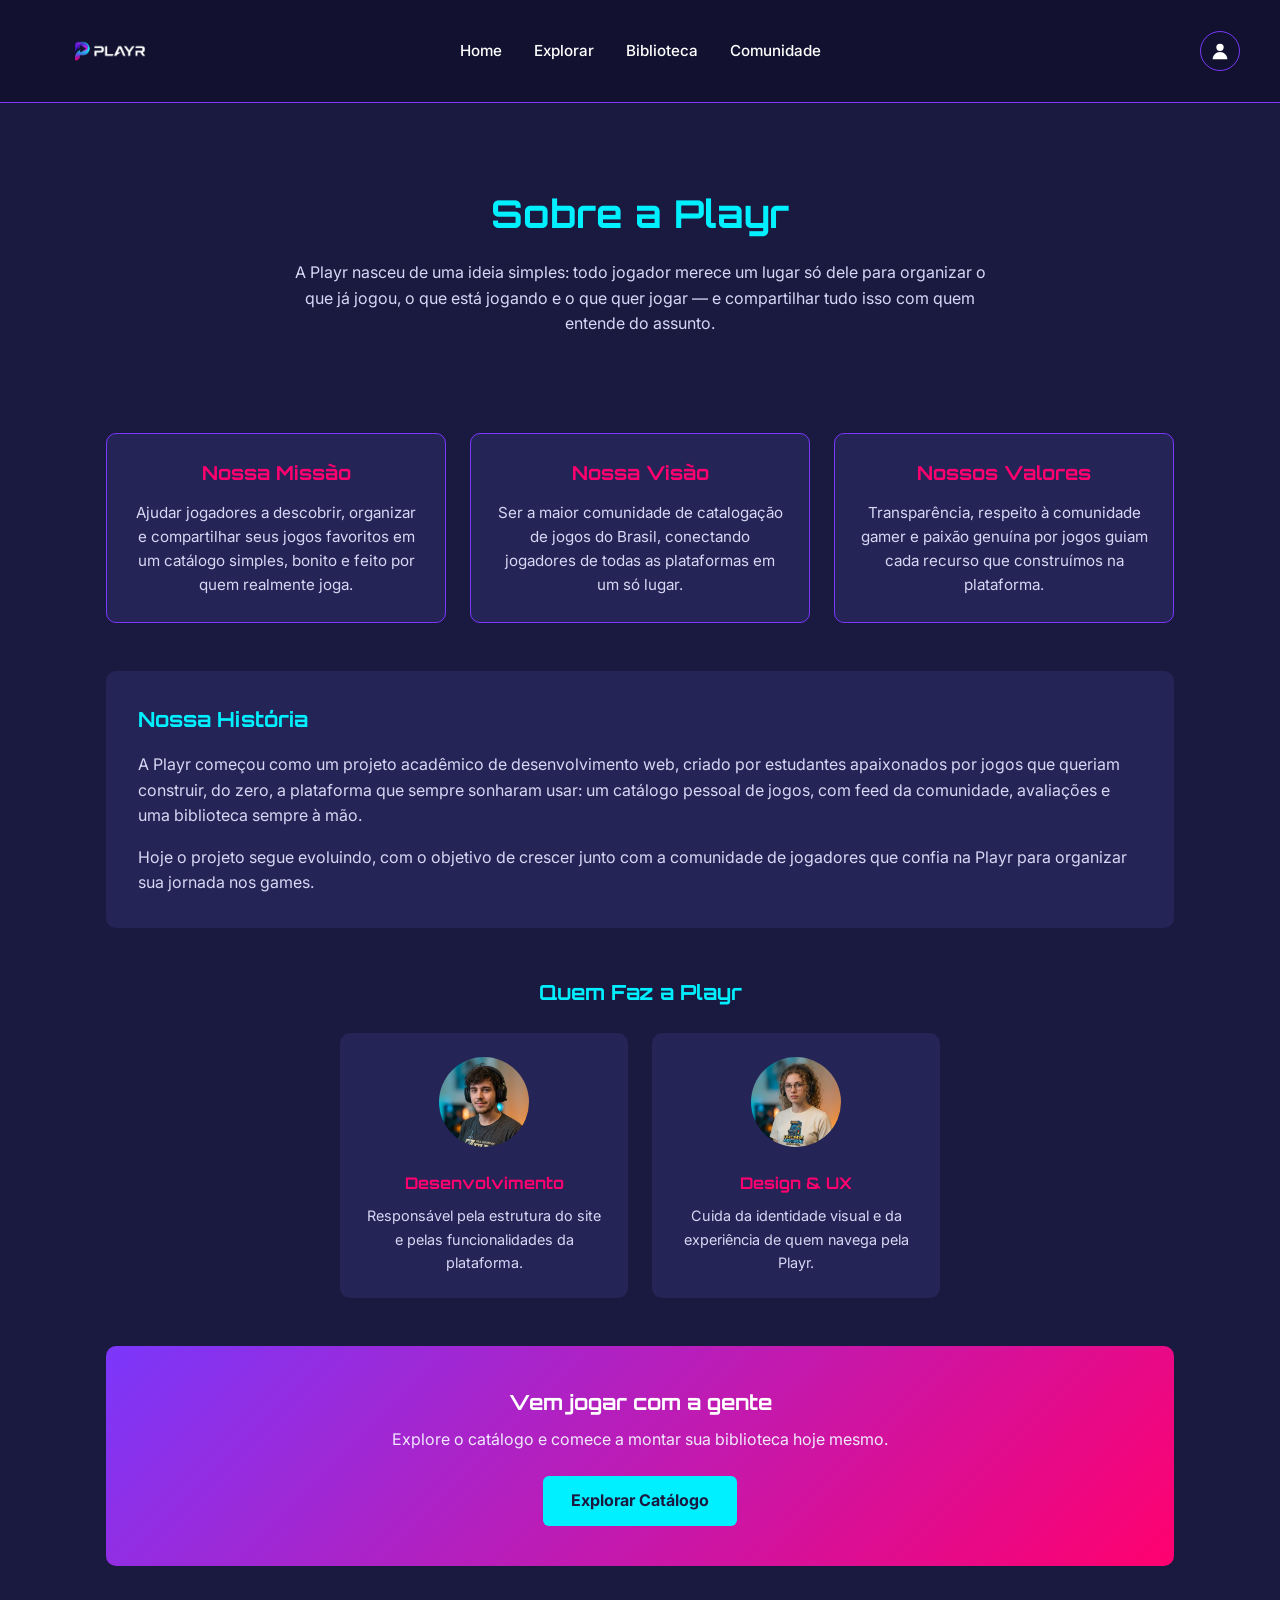
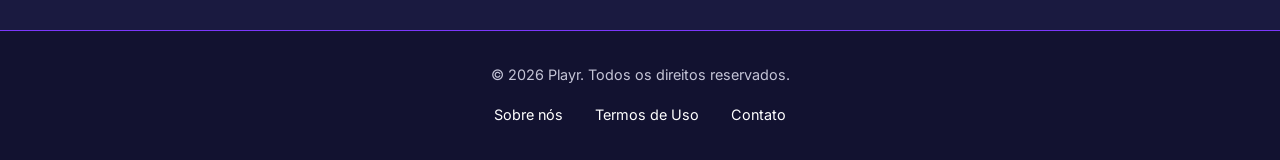
<file: sobre.html>
<!DOCTYPE html>
<html lang="pt-BR">
<head>
    <meta charset="UTF-8">
    <meta name="viewport" content="width=device-width, initial-scale=1.0">
    <title>Playr - Sobre Nós</title>
    <link rel="stylesheet" href="css/base.css">
    <link rel="stylesheet" href="css/sobre.css">
</head>
<body>

    <!-- CABEÇALHO DA PÁGINA -->
    <header>
        <nav>
            <a href="index.html">
                <img src="img/logo.png" alt="Playr" class="logo-img">
            </a>

            <ul class="menu">
                <li><a href="index.html">Home</a></li>
                <li><a href="explorar.html">Explorar</a></li>
                <li><a href="biblioteca.html">Biblioteca</a></li>
                <li><a href="comunidade.html">Comunidade</a></li>
            </ul>

            <a href="perfil.html" class="perfil" title="Perfil">
                <svg viewBox="0 0 24 24" fill="currentColor" aria-hidden="true">
                    <circle cx="12" cy="8" r="4"></circle>
                    <path d="M4 21c0-4.4 3.6-8 8-8s8 3.6 8 8z"></path>
                </svg>
            </a>
        </nav>
    </header>

    <main>

        <!-- HERO -->
        <section class="sobre-hero">
            <h1>Sobre a Playr</h1>
            <p>
                A Playr nasceu de uma ideia simples: todo jogador merece um
                lugar só dele para organizar o que já jogou, o que está
                jogando e o que quer jogar — e compartilhar tudo isso com
                quem entende do assunto.
            </p>
        </section>

        <!-- MISSÃO / VISÃO / VALORES -->
        <section class="sobre-cards">
            <article class="sobre-card">
                <h2>Nossa Missão</h2>
                <p>
                    Ajudar jogadores a descobrir, organizar e compartilhar
                    seus jogos favoritos em um catálogo simples, bonito e
                    feito por quem realmente joga.
                </p>
            </article>

            <article class="sobre-card">
                <h2>Nossa Visão</h2>
                <p>
                    Ser a maior comunidade de catalogação de jogos do
                    Brasil, conectando jogadores de todas as plataformas
                    em um só lugar.
                </p>
            </article>

            <article class="sobre-card">
                <h2>Nossos Valores</h2>
                <p>
                    Transparência, respeito à comunidade gamer e paixão
                    genuína por jogos guiam cada recurso que construímos
                    na plataforma.
                </p>
            </article>
        </section>

        <!-- HISTÓRIA -->
        <section class="sobre-historia">
            <h2>Nossa História</h2>
            <p>
                A Playr começou como um projeto acadêmico de
                desenvolvimento web, criado por estudantes apaixonados por
                jogos que queriam construir, do zero, a plataforma que
                sempre sonharam usar: um catálogo pessoal de jogos, com
                feed da comunidade, avaliações e uma biblioteca sempre à
                mão.
            </p>
            <p>
                Hoje o projeto segue evoluindo, com o objetivo de crescer
                junto com a comunidade de jogadores que confia na Playr
                para organizar sua jornada nos games.
            </p>
        </section>

        <!-- EQUIPE -->
        <section class="sobre-equipe">
            <h2>Quem Faz a Playr</h2>
            <div class="equipe-grid">
                <article class="equipe-card">
                    <img src="img/menino.jpg" alt="Foto de integrante da equipe">
                    <h3>Desenvolvimento</h3>
                    <p>Responsável pela estrutura do site e pelas funcionalidades da plataforma.</p>
                </article>

                <article class="equipe-card">
                    <img src="img/menina.jpg" alt="Foto de integrante da equipe">
                    <h3>Design & UX</h3>
                    <p>Cuida da identidade visual e da experiência de quem navega pela Playr.</p>
                </article>
            </div>
        </section>

        <!-- CTA -->
        <section class="sobre-cta">
            <h2>Vem jogar com a gente</h2>
            <p>Explore o catálogo e comece a montar sua biblioteca hoje mesmo.</p>
            <a href="explorar.html" class="btn-explorar">Explorar Catálogo</a>
        </section>

    </main>

    <!-- RODAPÉ DA PÁGINA -->
    <footer>
        <p>&copy; 2026 Playr. Todos os direitos reservados.</p>
        <ul>
            <li><a href="sobre.html">Sobre nós</a></li>
            <li><a href="termos.html">Termos de Uso</a></li>
            <li><a href="contato.html">Contato</a></li>
        </ul>
    </footer>

</body>
</html>
</file>
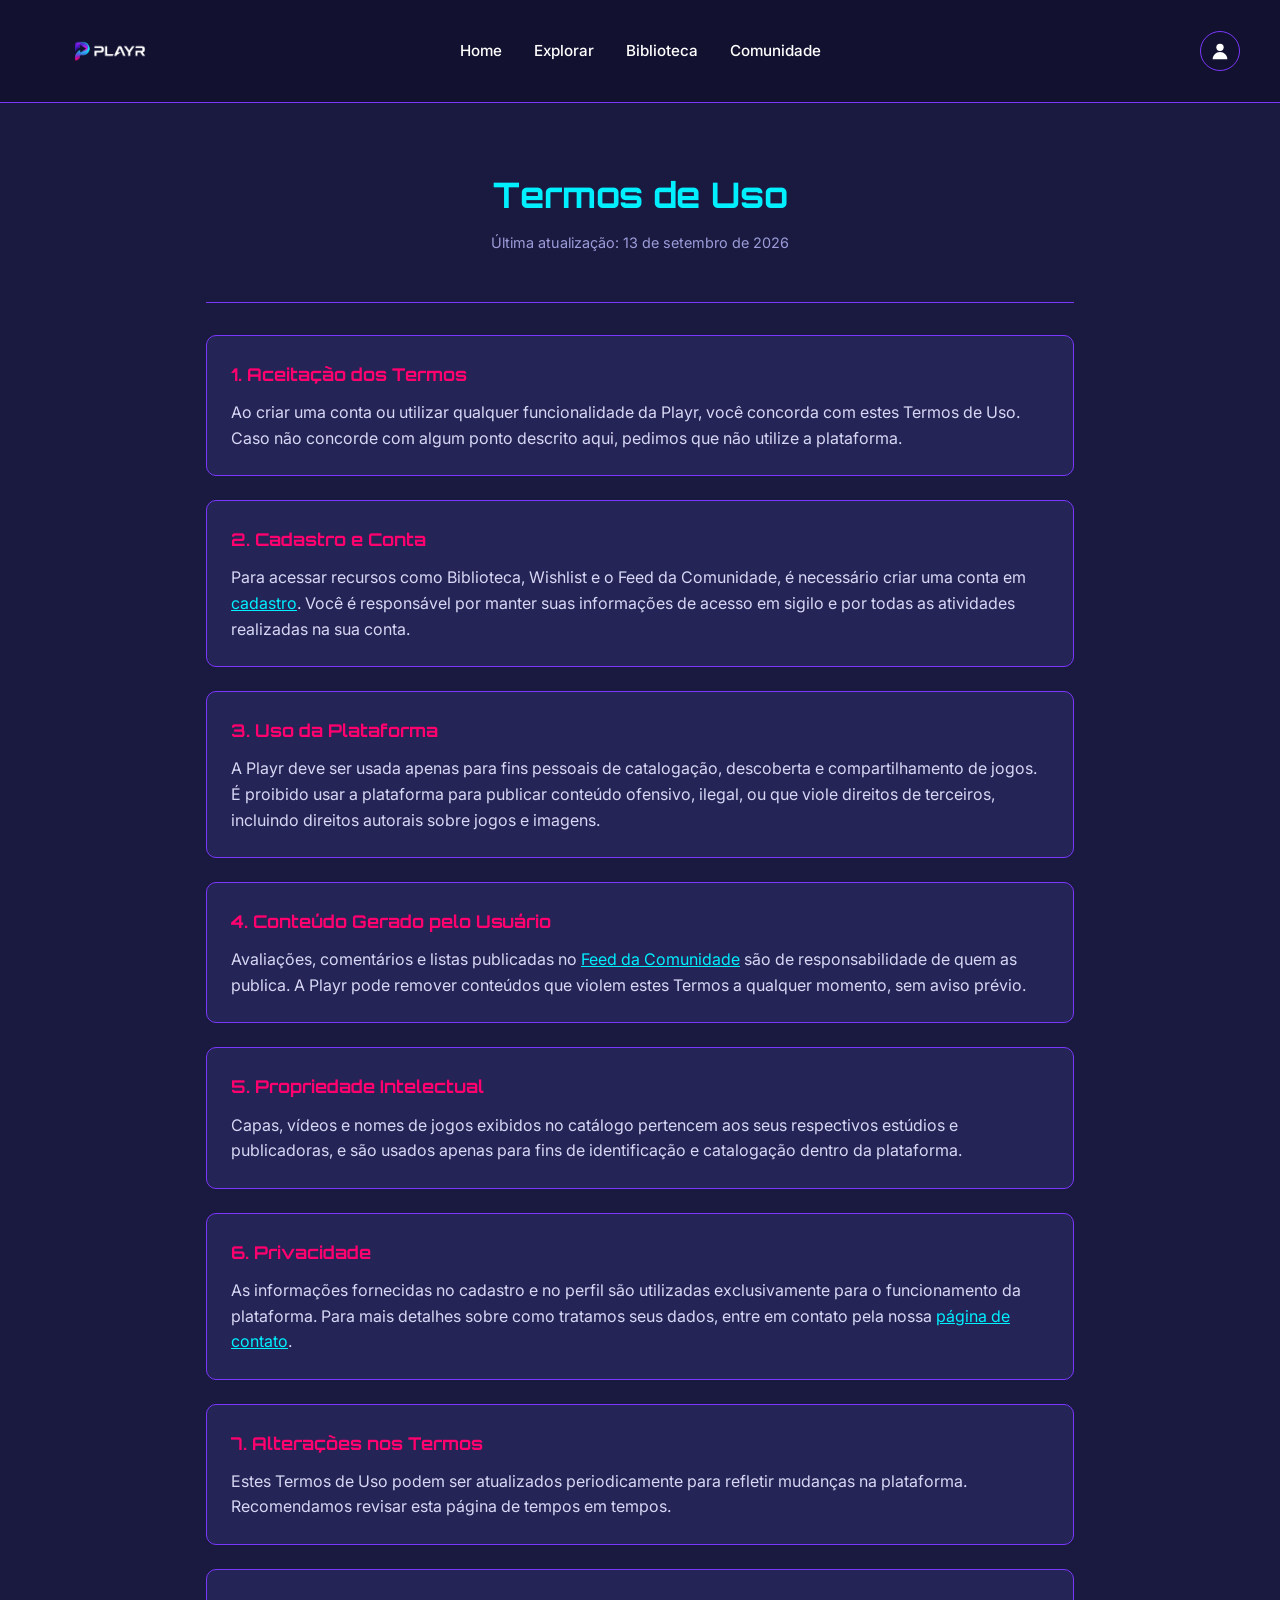
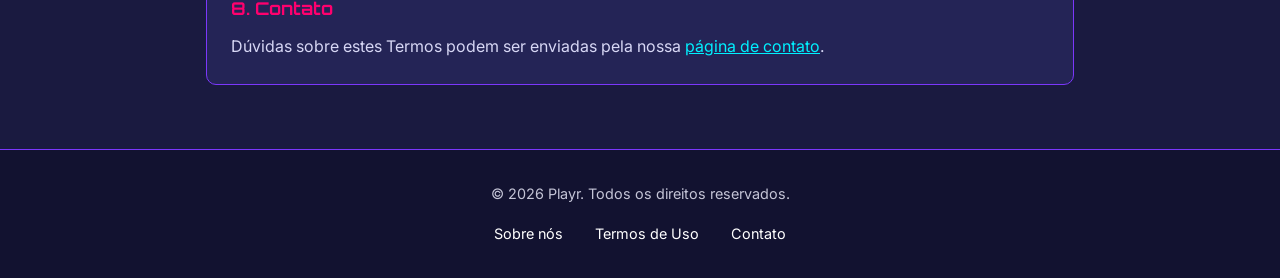
<file: termos.html>
<!DOCTYPE html>
<html lang="pt-BR">
<head>
    <meta charset="UTF-8">
    <meta name="viewport" content="width=device-width, initial-scale=1.0">
    <title>Playr - Termos de Uso</title>
    <link rel="stylesheet" href="css/base.css">
    <link rel="stylesheet" href="css/termos.css">
</head>
<body>

    <!-- CABEÇALHO DA PÁGINA -->
    <header>
        <nav>
            <a href="index.html">
                <img src="img/logo.png" alt="Playr" class="logo-img">
            </a>

            <ul class="menu">
                <li><a href="index.html">Home</a></li>
                <li><a href="explorar.html">Explorar</a></li>
                <li><a href="biblioteca.html">Biblioteca</a></li>
                <li><a href="comunidade.html">Comunidade</a></li>
            </ul>

            <a href="perfil.html" class="perfil" title="Perfil">
                <svg viewBox="0 0 24 24" fill="currentColor" aria-hidden="true">
                    <circle cx="12" cy="8" r="4"></circle>
                    <path d="M4 21c0-4.4 3.6-8 8-8s8 3.6 8 8z"></path>
                </svg>
            </a>
        </nav>
    </header>

    <main>

        <!-- CABEÇALHO DA PÁGINA DE TERMOS -->
        <section class="termos-hero">
            <h1>Termos de Uso</h1>
            <p>Última atualização: 13 de setembro de 2026</p>
        </section>

        <!-- CONTEÚDO DOS TERMOS -->
        <section class="termos-conteudo">

            <article class="termos-item">
                <h2>1. Aceitação dos Termos</h2>
                <p>
                    Ao criar uma conta ou utilizar qualquer funcionalidade da
                    Playr, você concorda com estes Termos de Uso. Caso não
                    concorde com algum ponto descrito aqui, pedimos que não
                    utilize a plataforma.
                </p>
            </article>

            <article class="termos-item">
                <h2>2. Cadastro e Conta</h2>
                <p>
                    Para acessar recursos como Biblioteca, Wishlist e o Feed
                    da Comunidade, é necessário criar uma conta em
                    <a href="cadastro.html">cadastro</a>. Você é responsável
                    por manter suas informações de acesso em sigilo e por
                    todas as atividades realizadas na sua conta.
                </p>
            </article>

            <article class="termos-item">
                <h2>3. Uso da Plataforma</h2>
                <p>
                    A Playr deve ser usada apenas para fins pessoais de
                    catalogação, descoberta e compartilhamento de jogos. É
                    proibido usar a plataforma para publicar conteúdo
                    ofensivo, ilegal, ou que viole direitos de terceiros,
                    incluindo direitos autorais sobre jogos e imagens.
                </p>
            </article>

            <article class="termos-item">
                <h2>4. Conteúdo Gerado pelo Usuário</h2>
                <p>
                    Avaliações, comentários e listas publicadas no
                    <a href="comunidade.html">Feed da Comunidade</a>
                    são de responsabilidade de quem as publica. A Playr pode
                    remover conteúdos que violem estes Termos a qualquer
                    momento, sem aviso prévio.
                </p>
            </article>

            <article class="termos-item">
                <h2>5. Propriedade Intelectual</h2>
                <p>
                    Capas, vídeos e nomes de jogos exibidos no catálogo
                    pertencem aos seus respectivos estúdios e publicadoras,
                    e são usados apenas para fins de identificação e
                    catalogação dentro da plataforma.
                </p>
            </article>

            <article class="termos-item">
                <h2>6. Privacidade</h2>
                <p>
                    As informações fornecidas no cadastro e no perfil são
                    utilizadas exclusivamente para o funcionamento da
                    plataforma. Para mais detalhes sobre como tratamos seus
                    dados, entre em contato pela nossa
                    <a href="contato.html">página de contato</a>.
                </p>
            </article>

            <article class="termos-item">
                <h2>7. Alterações nos Termos</h2>
                <p>
                    Estes Termos de Uso podem ser atualizados periodicamente
                    para refletir mudanças na plataforma. Recomendamos
                    revisar esta página de tempos em tempos.
                </p>
            </article>

            <article class="termos-item">
                <h2>8. Contato</h2>
                <p>
                    Dúvidas sobre estes Termos podem ser enviadas pela nossa
                    <a href="contato.html">página de contato</a>.
                </p>
            </article>

        </section>

    </main>

    <!-- RODAPÉ DA PÁGINA -->
    <footer>
        <p>&copy; 2026 Playr. Todos os direitos reservados.</p>
        <ul>
            <li><a href="sobre.html">Sobre nós</a></li>
            <li><a href="termos.html">Termos de Uso</a></li>
            <li><a href="contato.html">Contato</a></li>
        </ul>
    </footer>

</body>
</html>
</file>
<file: css/base.css>
/* ==========================================================
   BASE - Playr
   Tudo que e igual em todas as paginas: fontes, cores,
   cabecalho, menu e rodape. Cada pagina carrega este arquivo
   primeiro e depois o CSS so dela.
   ========================================================== */

@import url('https://fonts.googleapis.com/css2?family=Orbitron:wght@500;700&family=Inter:wght@400;500;600;700&display=swap');

:root {
    --bg-dark: #1A1A40;
    --text-light: #FFFFFF;
    --text-muted: #C4C4D6;
    --accent-cyan: #00F0FF;
    --accent-pink: #FF006E;
    --accent-purple: #7B37FB;
    --card-bg: #242456;
    --header-bg: #121230;
}

* {
    margin: 0;
    padding: 0;
    box-sizing: border-box;
}

body {
    font-family: 'Inter', Arial, sans-serif;
    background-color: var(--bg-dark);
    color: var(--text-light);
    line-height: 1.6;
}

h1, h2, h3 {
    font-family: 'Orbitron', Arial, sans-serif;
    color: var(--text-light);
}

/* ---------- CABECALHO ---------- */

/* body > header mira so na barra do topo, e nao em um
   <header> que esteja dentro de um card */
body > header {
    background-color: var(--header-bg);
    padding: 0.8rem 2rem;
    border-bottom: 1px solid var(--accent-purple);
}

/* As tres colunas deixam o menu no centro exato da tela:
   logo na esquerda, menu no meio, perfil na direita */
nav {
    display: grid;
    grid-template-columns: 1fr auto 1fr;
    align-items: center;
    gap: 1rem;
    max-width: 1200px;
    margin: 0 auto;
}

nav a {
    color: var(--text-light);
    text-decoration: none;
}

.logo-img {
    height: 76px;
    width: auto;
    display: block;
}

.menu {
    display: flex;
    list-style: none;
    gap: 2rem;
    justify-content: center;
    flex-wrap: wrap;
}

.menu a {
    font-size: 0.95rem;
    font-weight: 500;
    padding-bottom: 3px;
    border-bottom: 2px solid transparent;
    transition: 0.2s;
}

.menu a:hover {
    color: var(--accent-cyan);
}

.menu a.ativo {
    color: var(--accent-cyan);
    border-bottom-color: var(--accent-cyan);
}

.perfil {
    justify-self: end;
    display: flex;
    align-items: center;
    justify-content: center;
    width: 40px;
    height: 40px;
    border-radius: 50%;
    border: 1px solid var(--accent-purple);
    color: var(--text-light);
    transition: 0.2s;
}

.perfil:hover {
    background-color: var(--accent-purple);
    border-color: var(--accent-purple);
}

.perfil svg {
    width: 22px;
    height: 22px;
}

/* ---------- CONTEUDO PRINCIPAL ---------- */

main {
    max-width: 1200px;
    margin: 2rem auto;
    padding: 0 1rem;
}

main h1 {
    font-size: 2rem;
    margin-bottom: 0.5rem;
}

section {
    margin-bottom: 3rem;
}

section h2 {
    font-size: 1.3rem;
    margin-bottom: 1rem;
}

/* Texto de apoio embaixo do titulo da pagina */
.texto-explicativo {
    color: var(--text-muted);
    margin-bottom: 2rem;
}

/* ---------- BOTOES ---------- */

button {
    font-family: 'Inter', Arial, sans-serif;
    background-color: var(--accent-cyan);
    color: var(--bg-dark);
    border: none;
    padding: 0.5rem 1rem;
    border-radius: 4px;
    font-weight: 600;
    cursor: pointer;
    transition: 0.2s;
}

button:hover {
    background-color: var(--accent-pink);
    color: var(--text-light);
}

/* ---------- RODAPE ---------- */

footer {
    background-color: var(--header-bg);
    text-align: center;
    padding: 2rem 1rem;
    border-top: 1px solid var(--accent-purple);
    margin-top: 4rem;
    width: 100%;
}

footer p {
    color: var(--text-muted);
    font-size: 0.9rem;
}

footer ul {
    display: flex;
    justify-content: center;
    list-style: none;
    gap: 2rem;
    margin-top: 1rem;
    flex-wrap: wrap;
}

footer a {
    color: var(--text-light);
    text-decoration: none;
    font-size: 0.9rem;
}

footer a:hover {
    color: var(--accent-cyan);
}

/* ---------- RESPONSIVO ---------- */

@media (max-width: 700px) {
    body > header {
        padding: 0.8rem 1rem;
    }

    /* No celular o menu desce para uma linha propria */
    nav {
        grid-template-columns: auto auto;
        row-gap: 0.8rem;
    }

    .menu {
        grid-column: 1 / -1;
        grid-row: 2;
        gap: 1.2rem;
    }

    .logo-img {
        height: 56px;
    }
}
</file>
<file: css/style.css>
main button,
article button {
    background-color: var(--accent-cyan);
    color: var(--bg-dark);
    border: none;
    padding: 0.5rem 1rem;
    border-radius: 4px;
    font-weight: 600;
    cursor: pointer;
    transition: 0.2s;
}

main button:hover,
article button:hover {
    background-color: var(--accent-pink);
    color: var(--text-light);
}

/* Grade dos cards de jogo: 4 colunas iguais */
.grade-jogos {
    display: grid;
    grid-template-columns: repeat(4, 1fr);
    gap: 1.5rem;
}

article {
    background-color: var(--card-bg);
    border: 1px solid var(--accent-cyan);
    border-radius: 8px;
    padding: 1rem;
    display: flex;
    flex-direction: column;
    gap: 0.5rem;
    transition: transform 0.2s, border-color 0.2s;
}

article:hover {
    transform: translateY(-4px);
    border-color: var(--accent-pink);
}

article img {
    width: 100%;
    height: 180px;
    object-fit: cover;
    border-radius: 4px;
}

article h3 {
    font-size: 1.05rem;
}

article p {
    font-size: 0.9rem;
    color: var(--text-muted);
}

/* O botao gruda no rodape do card, deixando todos alinhados */
article button {
    margin-top: auto;
    align-self: flex-start;
}

.hero-banner {
    display: flex;
    align-items: center;
    gap: 40px;
    background-color: var(--card-bg);
    border: 1px solid var(--accent-cyan);
    padding: 50px; /* Aumentado para dar mais altura ao banner */
    border-radius: 12px;
    margin: 20px auto 10px auto;
    max-width: 1200px; /* Aumentado para ocupar mais largura na tela */
}

.hero-image {
    flex: 1;
    max-width: 480px; /* Aumentado para a imagem acompanhar o novo tamanho */
}
.hero-image img {
    width: 100%;
    height: auto;
    border-radius: 8px;
    display: block;
    object-fit: cover;
}

.hero-content {
    flex: 1;
}

.hero-content h2 {
    font-size: 2.2rem;
    color: var(--text-light);
    margin-bottom: 10px;
}

.hero-content p {
    font-size: 1.1rem;
    color: #cccccc;
    margin-bottom: 20px;
}

.btn-explorar {
    display: inline-block;
    background-color: var(--accent-cyan);
    color: var(--bg-dark);
    padding: 10px 20px;
    border-radius: 6px;
    text-decoration: none;
    font-weight: 600;
    transition: 0.2s;
}

.btn-explorar:hover {
    background-color: var(--accent-pink);
    color: var(--text-light);
}

/* ---------- FEED DA COMUNIDADE ---------- */

/* Duas colunas, diferente da grade de 4 dos jogos */
.grade-feed {
    display: grid;
    grid-template-columns: repeat(2, 1fr);
    gap: 1.5rem;
}

.feed-card {
    gap: 0.8rem;
}

.feed-header {
    display: flex;
    align-items: center;
    gap: 0.8rem;
    padding-bottom: 0.8rem;
    border-bottom: 1px solid var(--accent-purple);
}

.user-avatar {
    width: 48px;
    height: 48px;
    border-radius: 50%;
    object-fit: cover;
    flex-shrink: 0;
}

.feed-header p {
    font-size: 0.95rem;
    color: var(--text-light);
}

.feed-card p {
    font-size: 0.9rem;
    color: var(--text-muted);
}

/* ---------- RESPONSIVO ---------- */

@media (max-width: 900px) {
    .grade-jogos,
    .grade-feed {
        grid-template-columns: repeat(2, 1fr);
    }

    .hero-banner {
        flex-direction: column;
        padding: 30px;
        gap: 24px;
    }

    .hero-image {
        max-width: 100%;
    }
}

@media (max-width: 600px) {
    .grade-jogos,
    .grade-feed {
        grid-template-columns: 1fr;
    }

    .hero-content h2 {
        font-size: 1.6rem;
    }
}
</file>
<file: css/biblioteca.css>
/* ---------- FORMULARIO ---------- */

.secao-formulario {
    background-color: var(--card-bg);
    border: 1px solid var(--accent-purple);
    border-radius: 8px;
    padding: 1.5rem;
}

#form-jogo {
    display: grid;
    grid-template-columns: repeat(4, 1fr);
    gap: 1rem;
    align-items: end;
}

.campo {
    display: flex;
    flex-direction: column;
    gap: 0.3rem;
}

.campo label {
    font-size: 0.9rem;
    color: var(--accent-cyan);
}

.campo input,
.campo select {
    padding: 0.6rem;
    border-radius: 4px;
    border: 1px solid var(--accent-purple);
    background-color: var(--bg-dark);
    color: var(--text-light);
    width: 100%;
}

#form-jogo button {
    grid-column: span 4;
    justify-self: start;
    padding: 0.6rem 1.5rem;
}

/* ---------- MENSAGENS ---------- */

#mensagem {
    margin-top: 1rem;
    font-weight: 600;
    min-height: 1.5rem;
}

#mensagem.sucesso {
    color: var(--accent-cyan);
}

#mensagem.erro {
    color: var(--accent-pink);
}

/* ---------- RESUMO ---------- */

.cards-resumo {
    display: grid;
    grid-template-columns: repeat(4, 1fr);
    gap: 1.5rem;
}

.card-resumo {
    background-color: var(--card-bg);
    border: 1px solid var(--accent-cyan);
    border-radius: 8px;
    padding: 1.2rem;
    text-align: center;
}

.card-resumo span {
    font-family: 'Orbitron', sans-serif;
    font-size: 2rem;
    color: var(--accent-cyan);
}

.card-resumo p {
    font-size: 0.9rem;
    color: #cccccc;
}

/* ---------- LISTA DE JOGOS ---------- */

.barra-lista {
    display: flex;
    justify-content: space-between;
    align-items: center;
    flex-wrap: wrap;
    gap: 1rem;
    margin-bottom: 1.5rem;
}

.acoes-lista {
    display: flex;
    align-items: center;
    gap: 0.5rem;
}

.acoes-lista label {
    font-size: 0.9rem;
    color: var(--accent-cyan);
}

.acoes-lista select {
    padding: 0.4rem;
    border-radius: 4px;
    background-color: var(--card-bg);
    color: var(--text-light);
    border: 1px solid var(--accent-purple);
}

.lista-jogos {
    display: grid;
    grid-template-columns: repeat(3, 1fr);
    gap: 1.5rem;
}

.card-jogo {
    background-color: var(--card-bg);
    border: 1px solid var(--accent-cyan);
    border-radius: 8px;
    padding: 1rem;
    display: flex;
    flex-direction: column;
    gap: 0.5rem;
    transition: transform 0.2s, border-color 0.2s;
}

.card-jogo:hover {
    transform: translateY(-4px);
    border-color: var(--accent-pink);
}

.card-jogo h3 {
    font-size: 1.05rem;
}

.card-jogo p {
    font-size: 0.9rem;
    color: #cccccc;
}

.etiqueta {
    align-self: flex-start;
    background-color: var(--accent-purple);
    color: var(--text-light);
    font-size: 0.75rem;
    padding: 0.2rem 0.6rem;
    border-radius: 20px;
}

.botoes-card {
    display: flex;
    gap: 0.5rem;
    margin-top: 0.5rem;
}

.botoes-card button {
    font-size: 0.85rem;
    padding: 0.4rem 0.8rem;
}

.btn-remover {
    background-color: var(--accent-pink);
    color: var(--text-light);
}

.btn-remover:hover {
    background-color: var(--accent-cyan);
    color: var(--bg-dark);
}

.aviso-vazio {
    grid-column: span 3;
    text-align: center;
    color: #cccccc;
    padding: 2rem;
    border: 1px dashed var(--accent-purple);
    border-radius: 8px;
}

/* ---------- RESPONSIVO (celular e tablet) ---------- */

@media (max-width: 900px) {
    #form-jogo {
        grid-template-columns: repeat(2, 1fr);
    }

    #form-jogo button {
        grid-column: span 2;
    }

    .cards-resumo {
        grid-template-columns: repeat(2, 1fr);
    }

    .lista-jogos {
        grid-template-columns: repeat(2, 1fr);
    }

    .aviso-vazio {
        grid-column: span 2;
    }
}@media (max-width: 600px) {
    #form-jogo {
        grid-template-columns: 1fr;
        }

    #form-jogo button {
        grid-column: span 1;
        width: 100%;
        justify-self: stretch;
        }

    .cards-resumo {
        grid-template-columns: repeat(2, 1fr);
        }

    .lista-jogos {
        grid-template-columns: 1fr;
        }

    .aviso-vazio {
        grid-column: span 1;
        }
}
</file>
<file: css/cadastro.css>
main button,
article button {
    background-color: var(--accent-cyan);
    color: var(--bg-dark);
    border: none;
    padding: 0.5rem 1rem;
    border-radius: 4px;
    font-weight: 600;
    cursor: pointer;
    transition: 0.2s;
}main button:hover,
article button:hover {
    background-color: var(--accent-pink);
    color: var(--text-light);
}

section > div {
    display: flex;
    gap: 1.5rem;
    flex-wrap: wrap;
    margin-top: 1rem;
}

article {
    background-color: var(--card-bg);
    border: 1px solid #00F0FF;
    border-radius: 8px;
    padding: 1rem;
    width: 220px;
}

article img {
    width: 100%;
    height: 180px;
    object-fit: cover;
    border-radius: 4px;
}

article h3 {
    font-size: 1.1rem;
    margin: 0.5rem 0;
}

/* ESTILOS DA PÁGINA DE AUTENTICAÇÃO / LOGIN */
.auth-container {
    display: flex;
    justify-content: center;
    align-items: center;
    min-height: calc(100vh - 220px);
    padding: 2rem 1rem;
}

.auth-card {
    background-color: var(--card-bg);
    border: 1px solid var(--accent-purple);
    border-radius: 12px;
    padding: 2.5rem;
    display: flex;
    gap: 3rem;
    max-width: 950px;
    width: 100%;
    box-shadow: 0 8px 24px rgba(0, 0, 0, 0.3);
}

.auth-left, .auth-right {
    flex: 1;
    display: flex;
    flex-direction: column;
    gap: 1.2rem;
}

.auth-divider {
    display: flex;
    align-items: center;
    justify-content: center;
    position: relative;
}

.auth-divider::before {
    content: "";
    position: absolute;
    width: 1px;
    height: 100%;
    background-color: var(--accent-purple);
}

.auth-divider span {
    background-color: var(--card-bg);
    padding: 0.5rem 0;
    z-index: 1;
    color: var(--text-light);
    font-size: 0.9rem;
}

.social-btn {
    background-color: transparent;
    border: 1px solid var(--accent-purple);
    color: var(--text-light);
    padding: 0.75rem 1rem;
    border-radius: 6px;
    display: flex;
    align-items: center;
    justify-content: center;
    gap: 0.75rem;
    cursor: pointer;
    text-decoration: none;
    font-weight: 500;
    transition: background 0.2s, border-color 0.2s;
    position: relative;
}

.social-btn:hover {
    background-color: rgba(123, 55, 251, 0.15);
    border-color: var(--accent-cyan);
}

.social-btn.recommended {
    border-color: var(--accent-cyan);
}

.badge-rec {
    position: absolute;
    top: -10px;
    right: 15px;
    background-color: var(--accent-cyan);
    color: var(--bg-dark);
    font-size: 0.7rem;
    font-weight: bold;
    padding: 2px 6px;
    border-radius: 4px;
}

.input-group {
    display: flex;
    flex-direction: column;
    gap: 0.4rem;
}

.input-group label {
    font-size: 0.9rem;
    font-weight: 600;
}

.input-group input {
    padding: 0.75rem;
    border-radius: 6px;
    border: 1px solid var(--accent-purple);
    background-color: var(--bg-dark);
    color: var(--text-light);
    width: 100%;
}

.auth-footer-text {
    font-size: 0.8rem;
    color: #aaa;
    text-align: center;
    margin-top: 0.5rem;
}

.auth-link {
    color: var(--accent-cyan);
    text-decoration: none;
}

.auth-link:hover {
    text-decoration: underline;
}
</file>
<file: css/comunidade.css>
/* ---------- CRIAR PUBLICACAO ---------- */

.secao-publicar {
    background-color: var(--card-bg);
    border: 1px solid var(--accent-purple);
    border-radius: 8px;
    padding: 1.5rem;
}

.campo {
    display: flex;
    flex-direction: column;
    gap: 0.3rem;
    margin-bottom: 1rem;
}

.campo label {
    font-size: 0.9rem;
    color: var(--accent-cyan);
}

.campo textarea {
    padding: 0.6rem;
    border-radius: 4px;
    border: 1px solid var(--accent-purple);
    background-color: var(--bg-dark);
    color: var(--text-light);
    font-family: 'Inter', sans-serif;
    resize: vertical;
    width: 100%;
}

#mensagem {
    margin-top: 1rem;
    font-weight: 600;
    min-height: 1.5rem;
}

#mensagem.sucesso {
    color: var(--accent-cyan);
}

#mensagem.erro {
    color: var(--accent-pink);
}

/* ---------- FEED ---------- */

.barra-feed {
    display: flex;
    justify-content: space-between;
    align-items: center;
    flex-wrap: wrap;
    gap: 1rem;
    margin-bottom: 1.5rem;
}

#feed {
    display: flex;
    flex-direction: column;
    gap: 1.5rem;
}

.post {
    background-color: var(--card-bg);
    border: 1px solid var(--accent-cyan);
    border-radius: 8px;
    padding: 1.2rem;
    transition: border-color 0.2s;
}

.post:hover {
    border-color: var(--accent-pink);
}

.post h3 {
    font-size: 1.05rem;
}

.post-info {
    font-size: 0.85rem;
    color: var(--accent-cyan);
    margin-bottom: 0.6rem;
}

.post-texto {
    color: #cccccc;
    margin-bottom: 1rem;
}

.botoes-post {
    display: flex;
    gap: 0.5rem;
}

.botoes-post button {
    font-size: 0.85rem;
    padding: 0.4rem 0.8rem;
}

.btn-apagar {
    background-color: var(--accent-pink);
    color: var(--text-light);
}

.btn-apagar:hover {
    background-color: var(--accent-cyan);
    color: var(--bg-dark);
}

/* ---------- GRUPOS ---------- */

.lista-grupos {
    display: grid;
    grid-template-columns: repeat(3, 1fr);
    gap: 1.5rem;
}

.grupo {
    background-color: var(--card-bg);
    border: 1px solid var(--accent-purple);
    border-radius: 8px;
    padding: 1.2rem;
    text-align: center;
}

.grupo h3 {
    font-size: 1rem;
}

.grupo p {
    font-size: 0.85rem;
    color: #cccccc;
    margin-bottom: 0.8rem;
}

/* ---------- RESPONSIVO (celular e tablet) ---------- */

@media (max-width: 900px) {
    .lista-grupos {
        grid-template-columns: repeat(2, 1fr);
    }
}@media (max-width: 600px) {
    .lista-grupos {
        grid-template-columns: 1fr;
        }

    #form-post button {
        width: 100%;
        }
}
</file>
<file: css/contato.css>
.profile-link,
.btn-send {
    background-color: var(--accent-cyan);
    color: var(--bg-dark);
    border: none;
    padding: 0.5rem 1rem;
    border-radius: 4px;
    font-weight: 600;
    cursor: pointer;
    text-decoration: none;
    transition: 0.2s;
}.profile-link:hover,
.btn-send:hover {
    background-color: var(--accent-pink);
    color: var(--text-light);
}

/* PERGUNTAS FREQUENTES */

.faq-section h1 {
    font-size: 2rem;
    margin-bottom: 1.5rem;
}

.faq-list {
    display: flex;
    flex-direction: column;
    gap: 1rem;
}

.faq-item {
    background-color: var(--card-bg);
    border: 1px solid var(--accent-purple);
    border-radius: 8px;
    overflow: hidden;
}

.faq-question {
    width: 100%;
    display: flex;
    align-items: center;
    justify-content: space-between;
    gap: 1rem;

    padding: 1rem 1.25rem;

    border: none;
    background-color: transparent;

    color: var(--text-light);

    text-align: left;

    font-family: 'Inter', sans-serif;
    font-size: 1rem;

    cursor: pointer;
}

.faq-question:hover {
    color: var(--accent-cyan);
}

.faq-icon {
    color: var(--accent-cyan);
    font-size: 1.4rem;
    font-weight: 700;

    min-width: 20px;

    text-align: center;
}

.faq-answer {
    display: none;

    padding: 0 1.25rem 1.25rem;

    color: #cccccc;
}

.faq-answer p {
    margin: 0;
}

.faq-answer a {
    color: var(--accent-cyan);
    text-decoration: none;
}

.faq-answer a:hover {
    color: var(--accent-pink);
    text-decoration: underline;
}

.faq-item.active .faq-answer {
    display: block;
}

.faq-item.active {
    border-color: var(--accent-cyan);
}

.faq-item.active .faq-icon {
    color: var(--accent-pink);
}

/* CONTATO */

.contact-section {
    display: grid;

    grid-template-columns: 0.85fr 1.15fr;

    gap: 2rem;

    align-items: start;
}

.contact-heading {
    padding: 0.5rem 1rem 0.5rem 0;
}

.contact-heading h2 {
    font-size: 2rem;

    margin-bottom: 1rem;
}

.contact-heading p {
    color: #cccccc;

    margin-bottom: 1.5rem;

    max-width: 500px;
}

.profile-link {
    display: inline-block;
}

.contact-card {
    background-color: var(--card-bg);

    border: 1px solid var(--accent-purple);

    border-radius: 12px;

    padding: 2rem;

    box-shadow:
        0 8px 24px rgba(0, 0, 0, 0.3);
}

/* FORMULÁRIO */

.input-group {
    display: flex;

    flex-direction: column;

    gap: 0.4rem;

    margin-bottom: 1rem;
}

.input-group label {
    font-size: 0.9rem;

    font-weight: 600;
}

.input-group select,
.input-group textarea {
    width: 100%;

    padding: 0.75rem;

    border-radius: 6px;

    border: 1px solid var(--accent-purple);

    background-color: var(--bg-dark);

    color: var(--text-light);

    font-family: 'Inter', sans-serif;

    font-size: 0.95rem;

    outline: none;

    transition:
        border-color 0.2s,
        box-shadow 0.2s;
}

.input-group textarea {
    resize: vertical;

    min-height: 170px;
}

.input-group textarea::placeholder {
    color: #777777;
}

.input-group select:focus,
.input-group textarea:focus {
    border-color: var(--accent-cyan);

    box-shadow:
        0 0 0 2px rgba(0, 240, 255, 0.12);
}

.btn-send {
    width: 100%;

    padding: 0.8rem 1rem;

    margin-top: 0.25rem;
}

.form-status {
    min-height: 24px;

    margin-top: 0.8rem;

    text-align: center;

    font-size: 0.9rem;
}

.form-status.success {
    color: var(--accent-cyan);
}

footer a:hover {
    color: var(--accent-cyan);
}@media (max-width: 900px) {
    .contact-section {
        grid-template-columns: 1fr;
        }
}@media (max-width: 600px) {
    main {
        padding: 0 1rem;
        }

    .faq-section h1,
    .contact-heading h2 {
        font-size: 1.6rem;
        }

    .contact-card {
        padding: 1.5rem;
        }

    footer ul {
        flex-direction: column;

        gap: 0.6rem;
        }
}
</file>
<file: css/explorar.css>
main button,
article button,
.search-filter-bar button,
.pagination button {
    background-color: var(--accent-cyan);
    color: var(--bg-dark);
    border: none;
    padding: 0.5rem 1rem;
    border-radius: 4px;
    font-weight: 600;
    cursor: pointer;
    transition: 0.2s;
}main button:hover,
article button:hover,
.search-filter-bar button:hover,
.pagination button:hover {
    background-color: var(--accent-pink);
    color: var(--text-light);
}

.hero-banner {
    display: flex;
    align-items: center;
    gap: 40px;
    background-color: var(--card-bg);
    border: 1px solid var(--accent-cyan);
    padding: 50px;
    border-radius: 12px;
    margin: 20px auto 10px auto;
    max-width: 1200px;
}

.hero-image {
    flex: 1;
    max-width: 480px;
}

.hero-image img {
    width: 100%;
    height: auto;
    border-radius: 8px;
    display: block;
    object-fit: cover;
}

.hero-content {
    flex: 1;
}

.hero-content h2 {
    font-size: 2.2rem;
    color: var(--text-light);
    margin-bottom: 10px;
}

.hero-content p {
    font-size: 1.1rem;
    color: #cccccc;
    margin-bottom: 20px;
}

.btn-explorar {
    display: inline-block;
    background-color: var(--accent-cyan);
    color: var(--bg-dark);
    padding: 10px 20px;
    border-radius: 6px;
    text-decoration: none;
    font-weight: 600;
    transition: 0.2s;
}

.btn-explorar:hover {
    background-color: var(--accent-pink);
    color: var(--text-light);
}

.catalog-container {
    display: flex;
    gap: 2rem;
    align-items: flex-start;
    margin-top: 2rem;
}

.filters-sidebar {
    width: 260px;
    min-width: 260px;
    background-color: var(--card-bg);
    padding: 1.5rem;
    border-radius: 8px;
    border: 1px solid var(--accent-purple);
}

.filters-sidebar h3 {
    margin-bottom: 1.2rem;
    font-size: 1.2rem;
}

.filter-group {
    margin-bottom: 1.5rem;
}

.filter-group h4 {
    margin-bottom: 0.5rem;
    font-size: 0.95rem;
    color: var(--accent-cyan);
}

.filter-group label {
    display: flex;
    align-items: center;
    gap: 0.5rem;
    margin-bottom: 0.5rem;
    cursor: pointer;
    font-size: 0.95rem;
}

.catalog-grid-section {
    flex: 1;
}

.search-filter-bar {
    display: flex;
    gap: 0.5rem;
    margin-bottom: 1.5rem;
}

.search-filter-bar input {
    flex: 1;
    padding: 0.6rem;
    border-radius: 4px;
    border: 1px solid var(--accent-purple);
    background-color: var(--card-bg);
    color: var(--text-light);
}

.catalog-header-info {
    display: flex;
    justify-content: space-between;
    align-items: center;
    margin-bottom: 1.5rem;
    background-color: var(--card-bg);
    padding: 1rem;
    border-radius: 8px;
    border: 1px solid var(--accent-purple);
}

.catalog-header-info select {
    padding: 0.4rem;
    border-radius: 4px;
    background-color: var(--bg-dark);
    color: var(--text-light);
    border: 1px solid var(--accent-purple);
}

.games-grid {
    display: grid;
    grid-template-columns: repeat(3, 1fr);
    gap: 1.5rem;
    width: 100%;
}

article {
    background-color: var(--card-bg);
    border: 1px solid var(--accent-cyan);
    border-radius: 8px;
    padding: 1rem;
    width: 100%;
    height: 310px;
    display: flex;
    flex-direction: column;
    justify-content: space-between;
    cursor: pointer;
    transition: transform 0.2s, border-color 0.2s;
}

article:hover {
    transform: translateY(-4px);
    border-color: var(--accent-pink);
}

article img {
    width: 100%;
    height: 140px;
    object-fit: cover;
    border-radius: 4px;
}

article h3 {
    font-size: 0.95rem;
    margin: 0.4rem 0;
    display: -webkit-box;
    -webkit-line-clamp: 2;
    line-clamp: 2; /* Adiciona a versão padrão para o VS Code não reclamar */
    -webkit-box-orient: vertical;
    overflow: hidden;
}

/* Nota do jogo (★ 4.7). Sem isso ela herda a cor azul/sublinhado
   padrão do navegador, porque o card inteiro é um link <a> */
article p {
    color: var(--text-light);
    text-decoration: none;
}

.pagination {
    display: flex;
    justify-content: center;
    align-items: center;
    gap: 1.5rem;
    margin-top: 2rem;
}
</file>
<file: css/detalhes.css>
.details-main {
    max-width: 1200px;
    margin: 2rem auto;
    padding: 0 1rem;
}

.game-banner {
    position: relative;
    width: 100%;
    height: 500px; /* Aumentado para dar mais destaque ao trailer */
    background-color: var(--card-bg);
    border-radius: 12px;
    overflow: hidden;
    margin-bottom: 2rem;
    border: 1px solid var(--accent-purple);
}

.game-banner img {
    width: 100%;
    height: 100%;
    object-fit: cover;
    display: block;
    border: none;
}

.game-main-info {
    display: flex;
    gap: 2.5rem;
    background-color: var(--card-bg);
    padding: 2rem;
    border-radius: 12px;
    border: 1px solid var(--accent-purple);
    margin-bottom: 2rem;
}

.game-cover img {
    width: 220px;
    height: 300px;
    object-fit: cover;
    border-radius: 8px;
    border: 1px solid var(--accent-cyan);
}

.game-details-text {
    flex: 1;
    display: flex;
    flex-direction: column;
    justify-content: space-between;
}

.game-details-text h1 {
    font-size: 2rem;
    margin-bottom: 0.3rem;
}

.studio-year {
    color: #aaaaaa;
    font-size: 0.95rem;
    margin-bottom: 1rem;
}

.info-badges {
    display: flex;
    flex-direction: column;
    gap: 0.8rem;
    margin-bottom: 1.2rem;
}

.badge-row {
    display: flex;
    align-items: center;
    gap: 0.6rem;
    flex-wrap: wrap;
    font-size: 0.9rem;
}

.badge-row span:first-child {
    color: #cccccc;
    font-weight: 600;
    margin-right: 0.2rem;
}

.tag {
    background-color: #1a1a3a;
    border: 1px solid var(--accent-purple);
    padding: 0.2rem 0.8rem;
    border-radius: 20px;
    font-size: 0.85rem;
}

.community-rating {
    font-size: 0.9rem;
    font-weight: 600;
    color: #cccccc;
    margin-bottom: 1.5rem;
}

.community-rating span {
    color: #f39c12;
    font-size: 1.1rem;
    margin-left: 0.3rem;
}

.action-buttons {
    display: flex;
    gap: 1rem;
}

.btn-primary {
    background-color: var(--accent-cyan);
    color: var(--bg-dark);
    border: none;
    padding: 0.7rem 1.5rem;
    border-radius: 6px;
    font-weight: 600;
    cursor: pointer;
    transition: 0.2s;
}

.btn-primary:hover {
    background-color: var(--accent-pink);
    color: var(--text-light);
}

.btn-secondary {
    background-color: transparent;
    color: var(--text-light);
    border: 1px solid var(--accent-purple);
    padding: 0.7rem 1.5rem;
    border-radius: 6px;
    font-weight: 600;
    cursor: pointer;
    transition: 0.2s;
}

.btn-secondary:hover {
    border-color: var(--accent-cyan);
    color: var(--accent-cyan);
}

.game-synopsis, .game-reviews {
    background-color: var(--card-bg);
    padding: 2rem;
    border-radius: 12px;
    border: 1px solid var(--accent-purple);
    margin-bottom: 2rem;
}

.game-synopsis h2, .game-reviews h2 {
    font-size: 1.2rem;
    margin-bottom: 1rem;
    color: var(--accent-cyan);
    letter-spacing: 1px;
}

.game-synopsis p {
    color: #cccccc;
    line-height: 1.6;
}

.reviews-title-bar {
    display: flex;
    justify-content: space-between;
    align-items: center;
    margin-bottom: 1.5rem;
}

.btn-review {
    background-color: transparent;
    color: var(--text-light);
    border: 1px solid var(--accent-cyan);
    padding: 0.5rem 1rem;
    border-radius: 6px;
    font-size: 0.9rem;
    cursor: pointer;
    transition: 0.2s;
}

.btn-review:hover {
    background-color: var(--accent-cyan);
    color: var(--bg-dark);
}

.review-card-item {
    background-color: var(--bg-dark);
    border: 1px solid rgba(123, 55, 251, 0.4);
    padding: 1.2rem;
    border-radius: 8px;
}

.review-header {
    display: flex;
    align-items: center;
    gap: 1rem;
    margin-bottom: 0.6rem;
}

.user-name {
    font-weight: 600;
}

.review-time {
    color: #888888;
    font-size: 0.85rem;
}

.review-stars {
    color: #f39c12;
    margin-left: auto;
}

.review-text {
    color: #dddddd;
    font-style: italic;
    font-size: 0.95rem;
}
</file>
<file: css/perfil.css>
main button,
article button {
    background-color: var(--accent-cyan);
    color: var(--bg-dark);
    border: none;
    padding: 0.5rem 1rem;
    border-radius: 4px;
    font-weight: 600;
    cursor: pointer;
    transition: 0.2s;
}main button:hover,
article button:hover {
    background-color: var(--accent-pink);
    color: var(--text-light);
}

section > div {
    display: flex;
    gap: 1.5rem;
    flex-wrap: wrap;
    margin-top: 1rem;
}

article {
    background-color: var(--card-bg);
    border: 1px solid #00F0FF;
    border-radius: 8px;
    padding: 1rem;
    width: 220px;
}

article img {
    width: 100%;
    height: 180px;
    object-fit: cover;
    border-radius: 4px;
}

article h3 {
    font-size: 1.1rem;
    margin: 0.5rem 0;
}

/* ESTILOS DA PÁGINA DE AUTENTICAÇÃO / LOGIN */
.auth-container {
    display: flex;
    justify-content: center;
    align-items: center;
    min-height: calc(100vh - 220px);
    padding: 2rem 1rem;
}

.auth-card {
    background-color: var(--card-bg);
    border: 1px solid var(--accent-purple);
    border-radius: 12px;
    padding: 2.5rem;
    display: flex;
    gap: 3rem;
    max-width: 950px;
    width: 100%;
    box-shadow: 0 8px 24px rgba(0, 0, 0, 0.3);
}

.auth-left, .auth-right {
    flex: 1;
    display: flex;
    flex-direction: column;
    gap: 1.2rem;
}

.auth-divider {
    display: flex;
    align-items: center;
    justify-content: center;
    position: relative;
}

.auth-divider::before {
    content: "";
    position: absolute;
    width: 1px;
    height: 100%;
    background-color: var(--accent-purple);
}

.auth-divider span {
    background-color: var(--card-bg);
    padding: 0.5rem 0;
    z-index: 1;
    color: var(--text-light);
    font-size: 0.9rem;
}

.social-btn {
    background-color: transparent;
    border: 1px solid var(--accent-purple);
    color: var(--text-light);
    padding: 0.75rem 1rem;
    border-radius: 6px;
    display: flex;
    align-items: center;
    justify-content: center;
    gap: 0.75rem;
    cursor: pointer;
    text-decoration: none;
    font-weight: 500;
    transition: background 0.2s, border-color 0.2s;
    position: relative;
}

.social-btn:hover {
    background-color: rgba(123, 55, 251, 0.15);
    border-color: var(--accent-cyan);
}

.social-btn.recommended {
    border-color: var(--accent-cyan);
}

.badge-rec {
    position: absolute;
    top: -10px;
    right: 15px;
    background-color: var(--accent-cyan);
    color: var(--bg-dark);
    font-size: 0.7rem;
    font-weight: bold;
    padding: 2px 6px;
    border-radius: 4px;
}

.input-group {
    display: flex;
    flex-direction: column;
    gap: 0.4rem;
}

.input-group label {
    font-size: 0.9rem;
    font-weight: 600;
}

.input-group input {
    padding: 0.75rem;
    border-radius: 6px;
    border: 1px solid var(--accent-purple);
    background-color: var(--bg-dark);
    color: var(--text-light);
    width: 100%;
}

.auth-footer-text {
    font-size: 0.8rem;
    color: #aaa;
    text-align: center;
    margin-top: 0.5rem;
}

.auth-link {
    color: var(--accent-cyan);
    text-decoration: none;
}

.auth-link:hover {
    text-decoration: underline;
}
</file>
<file: css/sobre.css>
main {
    max-width: 1100px;
}

/* HERO */

.sobre-hero {
    text-align: center;
    padding: 3rem 1rem;
}

.sobre-hero h1 {
    font-size: 2.4rem;
    color: var(--accent-cyan);
    margin-bottom: 1rem;
}

.sobre-hero p {
    max-width: 700px;
    margin: 0 auto;
    color: #D7D7F5;
}

/* CARDS MISSÃO / VISÃO / VALORES */

.sobre-cards {
    display: grid;
    grid-template-columns: repeat(3, 1fr);
    gap: 1.5rem;
    margin: 3rem 0;
}

.sobre-card {
    background-color: var(--card-bg);
    border: 1px solid var(--accent-purple);
    border-radius: 10px;
    padding: 1.5rem;
    text-align: center;
}

.sobre-card h2 {
    color: var(--accent-pink);
    font-size: 1.2rem;
    margin-bottom: 0.75rem;
}

.sobre-card p {
    color: #D7D7F5;
    font-size: 0.95rem;
}

/* HISTÓRIA */

.sobre-historia {
    background-color: var(--card-bg);
    border-radius: 10px;
    padding: 2rem;
    margin: 3rem 0;
}

.sobre-historia h2 {
    color: var(--accent-cyan);
    margin-bottom: 1rem;
}

.sobre-historia p {
    color: #D7D7F5;
    margin-bottom: 1rem;
}

.sobre-historia p:last-child {
    margin-bottom: 0;
}

/* EQUIPE */

.sobre-equipe {
    margin: 3rem 0;
    text-align: center;
}

.sobre-equipe h2 {
    color: var(--accent-cyan);
    margin-bottom: 1.5rem;
}

.equipe-grid {
    display: grid;
    grid-template-columns: repeat(2, 1fr);
    gap: 1.5rem;
    max-width: 600px;
    margin: 0 auto;
}

.equipe-card {
    background-color: var(--card-bg);
    border-radius: 10px;
    padding: 1.5rem;
}

.equipe-card img {
    width: 90px;
    height: 90px;
    border-radius: 50%;
    object-fit: cover;
    margin-bottom: 1rem;
}

.equipe-card h3 {
    font-size: 1rem;
    color: var(--accent-pink);
    margin-bottom: 0.5rem;
}

.equipe-card p {
    color: #D7D7F5;
    font-size: 0.9rem;
}

/* CTA FINAL */

.sobre-cta {
    text-align: center;
    background: linear-gradient(135deg, var(--accent-purple), var(--accent-pink));
    border-radius: 10px;
    padding: 2.5rem 1.5rem;
    margin-top: 3rem;
}

.sobre-cta h2 {
    margin-bottom: 0.5rem;
}

.sobre-cta p {
    color: #F1E9FF;
    margin-bottom: 1.5rem;
}

.btn-explorar {
    display: inline-block;
    background-color: var(--accent-cyan);
    color: var(--bg-dark);
    text-decoration: none;
    font-weight: 700;
    padding: 0.75rem 1.75rem;
    border-radius: 6px;
    transition: 0.2s;
}

.btn-explorar:hover {
    background-color: #FFFFFF;
}

footer a:hover {
    color: var(--accent-cyan);
}@media (max-width: 768px) {
    .sobre-cards {
        grid-template-columns: 1fr;
        }

    .equipe-grid {
        grid-template-columns: 1fr;
        }
}
</file>
<file: css/termos.css>
main {
    max-width: 900px;
}

/* HERO */

.termos-hero {
    text-align: center;
    padding: 2rem 1rem 3rem;
    border-bottom: 1px solid var(--accent-purple);
    margin-bottom: 2rem;
}

.termos-hero h1 {
    font-size: 2.2rem;
    color: var(--accent-cyan);
    margin-bottom: 0.5rem;
}

.termos-hero p {
    color: #9C9CD9;
    font-size: 0.9rem;
}

/* LISTA DE CLÁUSULAS */

.termos-conteudo {
    display: flex;
    flex-direction: column;
    gap: 1.5rem;
}

.termos-item {
    background-color: var(--card-bg);
    border: 1px solid var(--accent-purple);
    border-radius: 10px;
    padding: 1.5rem;
}

.termos-item h2 {
    color: var(--accent-pink);
    font-size: 1.1rem;
    margin-bottom: 0.75rem;
}

.termos-item p {
    color: #D7D7F5;
}

.termos-item a {
    color: var(--accent-cyan);
    text-decoration: underline;
}

.termos-item a:hover {
    color: var(--text-light);
}

footer a:hover {
    color: var(--accent-cyan);
}@media (max-width: 768px) {
    footer ul {
        flex-wrap: wrap;
        gap: 1rem;
        }
}
</file>
